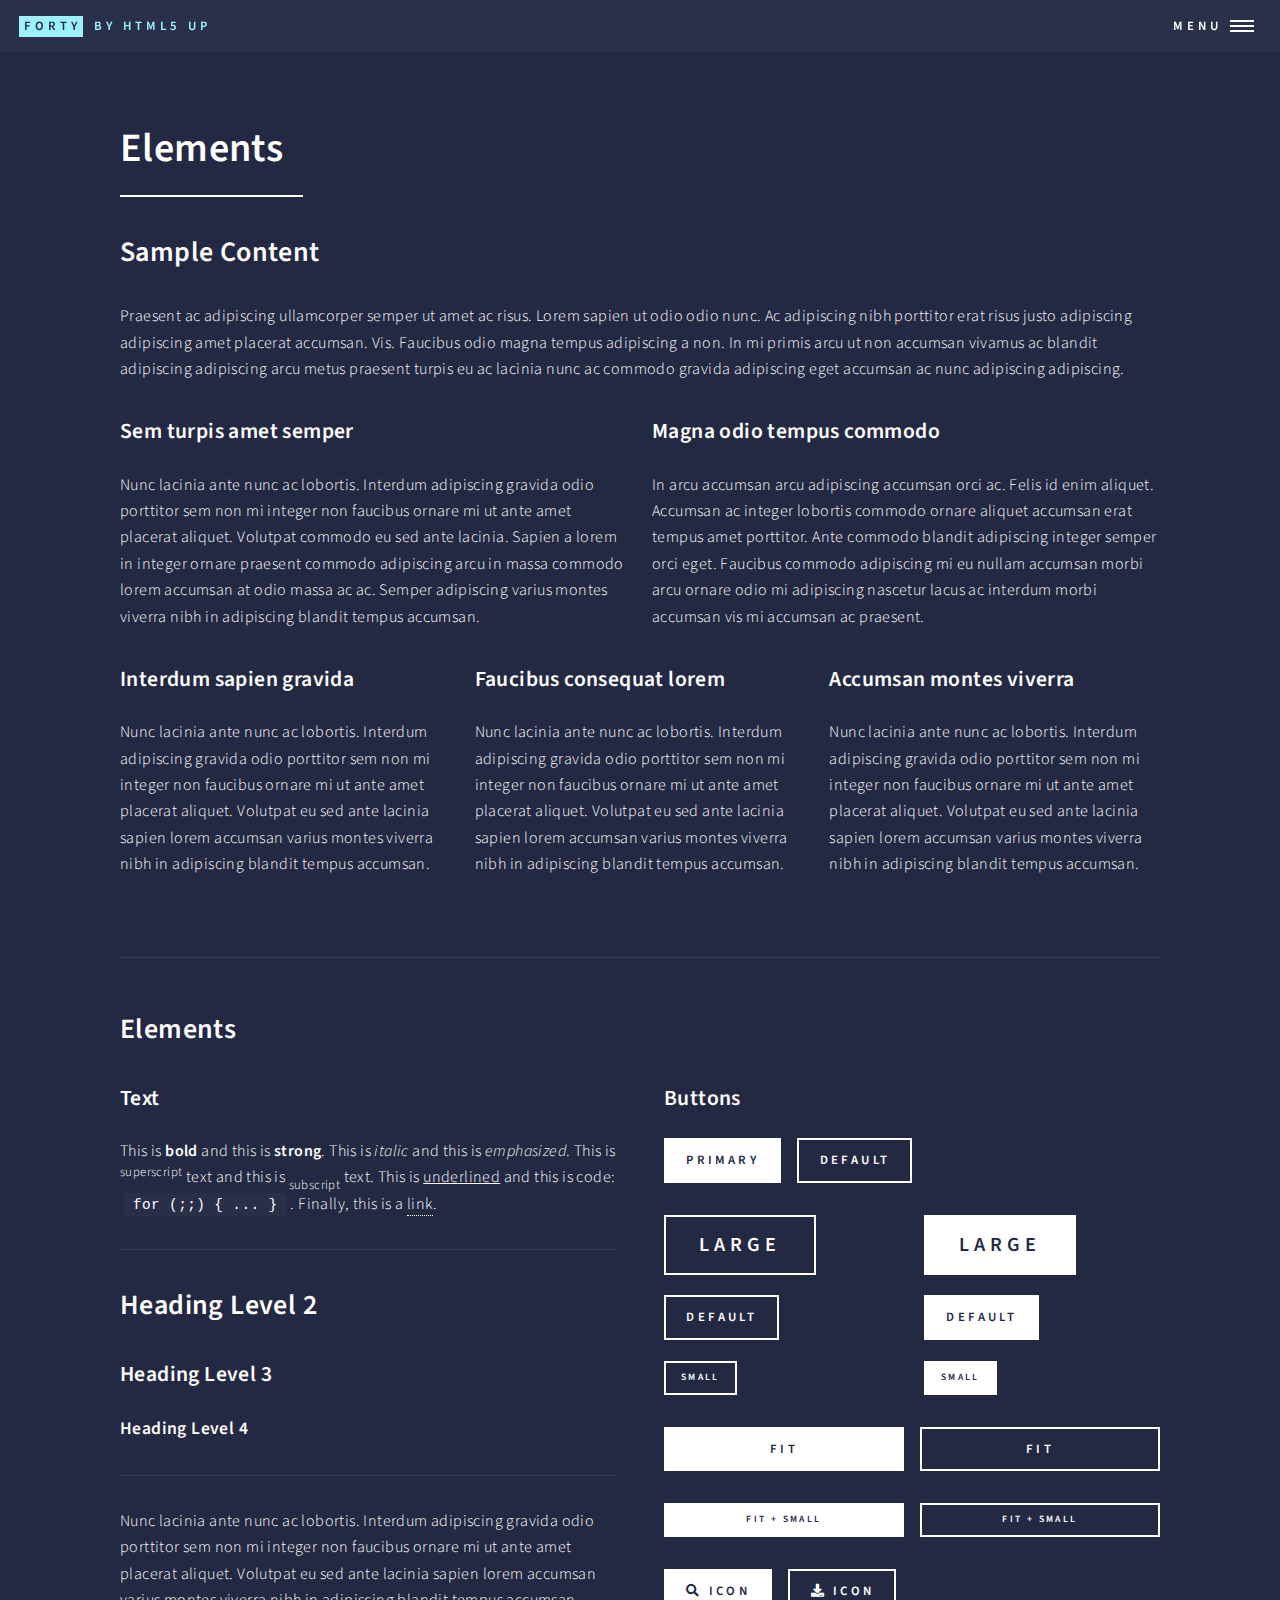
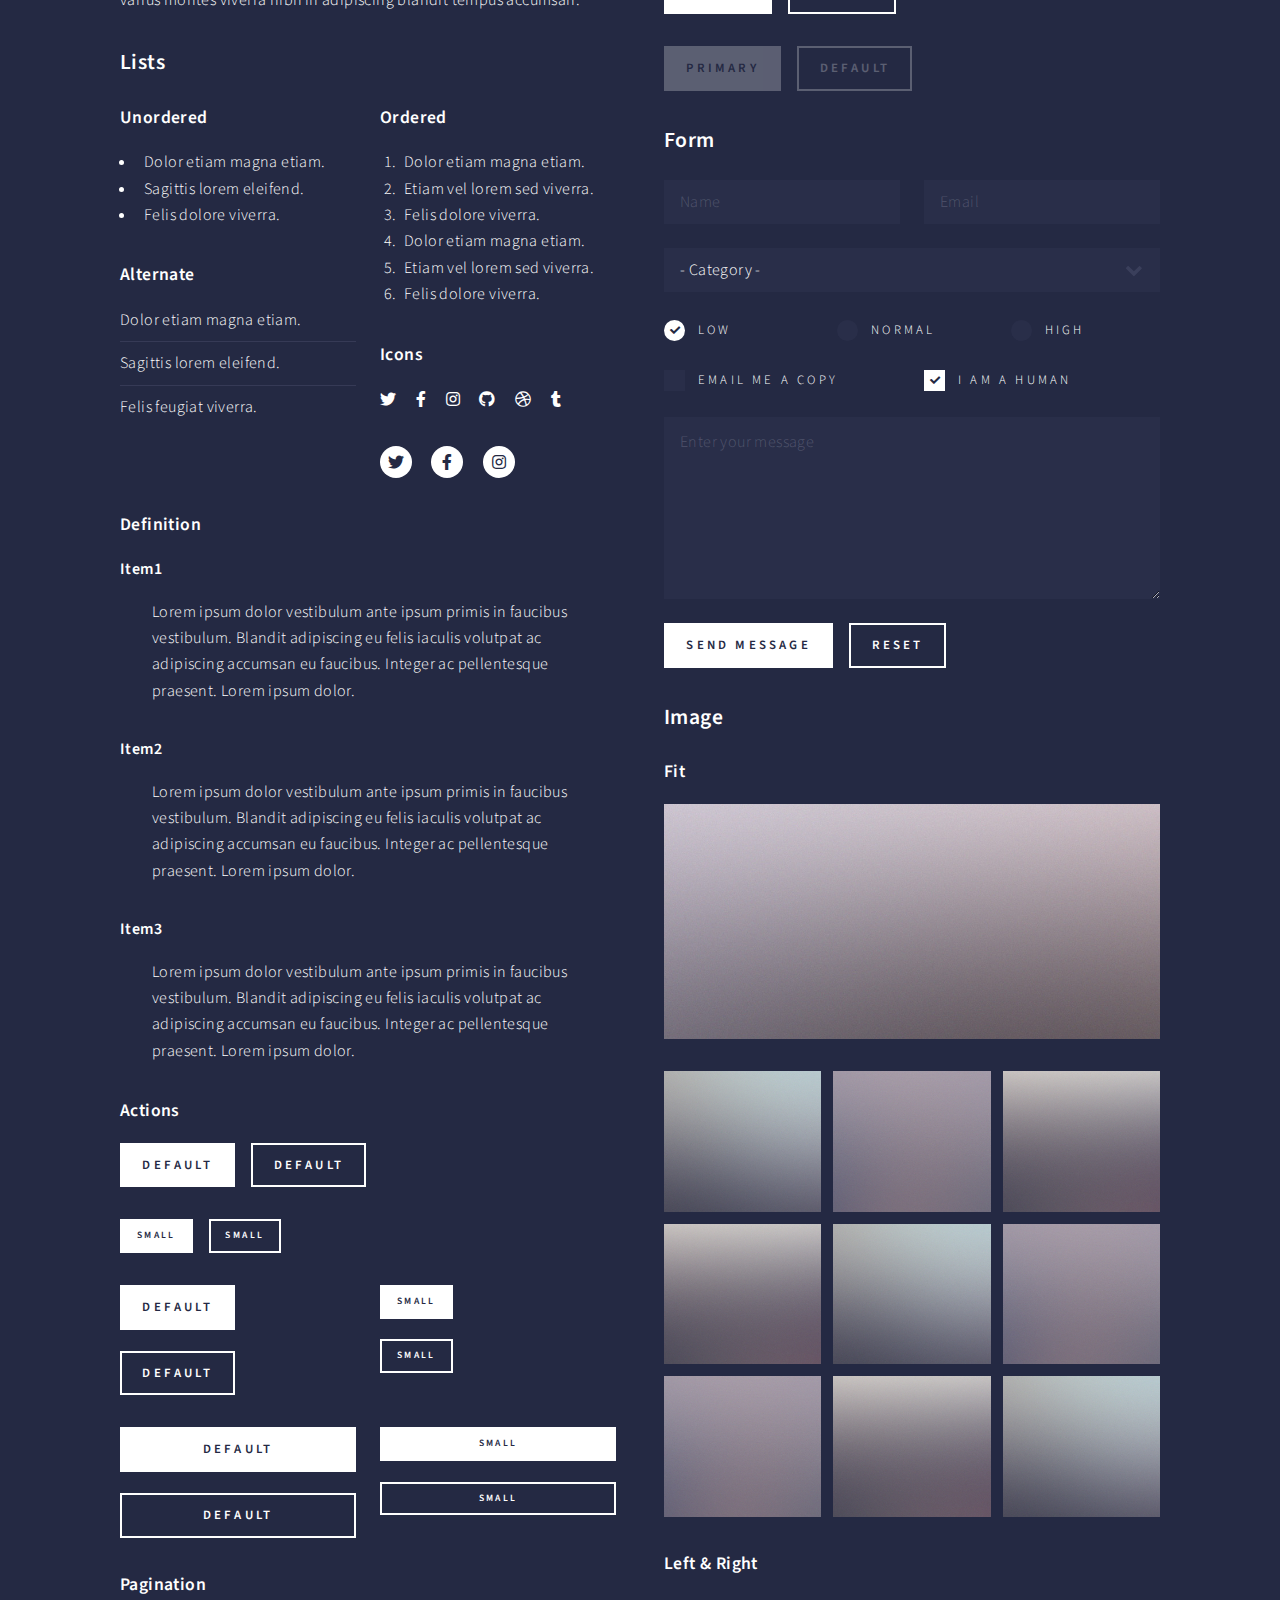
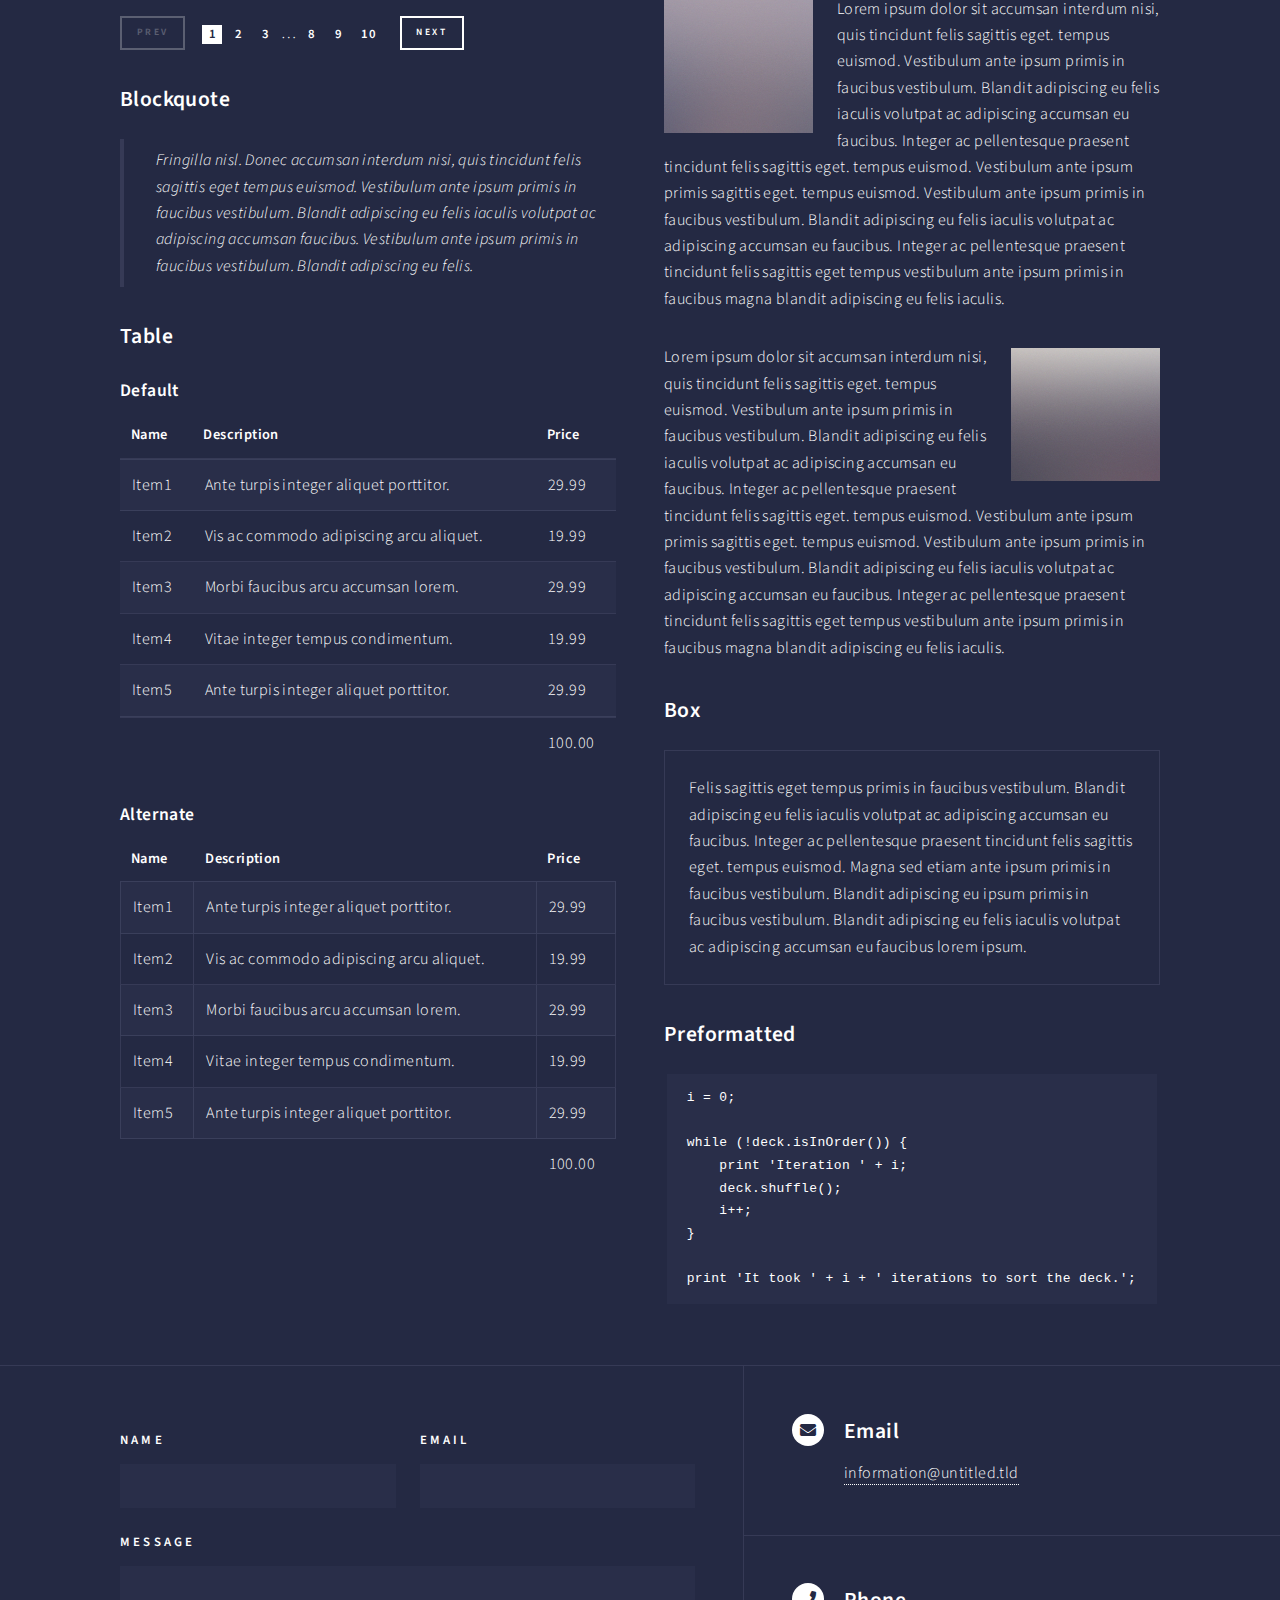
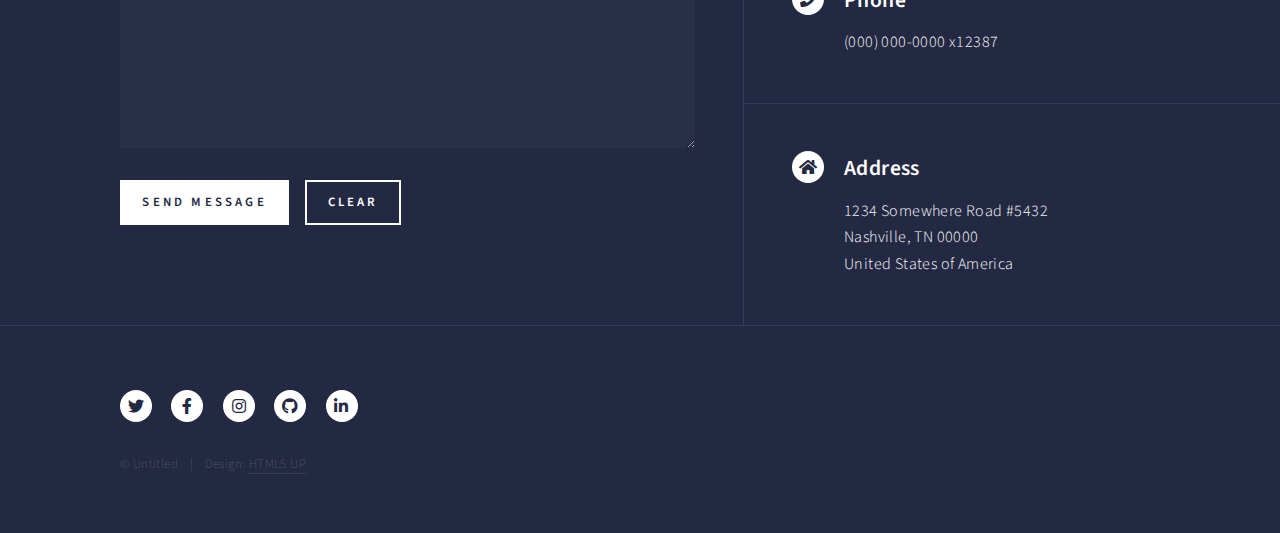
<file: elements.html>
<!DOCTYPE HTML>
<!--
	Forty by HTML5 UP
	html5up.net | @ajlkn
	Free for personal and commercial use under the CCA 3.0 license (html5up.net/license)
-->
<html>
	<head>
		<title>Elements - Forty by HTML5 UP</title>
		<meta charset="utf-8" />
		<meta name="viewport" content="width=device-width, initial-scale=1, user-scalable=no" />
		<link rel="stylesheet" href="assets/css/main.css" />
		<noscript><link rel="stylesheet" href="assets/css/noscript.css" /></noscript>
	</head>
	<body class="is-preload">

		<!-- Wrapper -->
			<div id="wrapper">

				<!-- Header -->
					<header id="header">
						<a href="index.html" class="logo"><strong>Forty</strong> <span>by HTML5 UP</span></a>
						<nav>
							<a href="#menu">Menu</a>
						</nav>
					</header>

				<!-- Menu -->
					<nav id="menu">
						<ul class="links">
							<li><a href="index.html">Home</a></li>
							<li><a href="landing.html">Landing</a></li>
							<li><a href="generic.html">Generic</a></li>
							<li><a href="elements.html">Elements</a></li>
						</ul>
						<ul class="actions stacked">
							<li><a href="#" class="button primary fit">Get Started</a></li>
							<li><a href="#" class="button fit">Log In</a></li>
						</ul>
					</nav>

				<!-- Main -->
					<div id="main" class="alt">

						<!-- One -->
							<section id="one">
								<div class="inner">
									<header class="major">
										<h1>Elements</h1>
									</header>

									<!-- Content -->
										<h2 id="content">Sample Content</h2>
										<p>Praesent ac adipiscing ullamcorper semper ut amet ac risus. Lorem sapien ut odio odio nunc. Ac adipiscing nibh porttitor erat risus justo adipiscing adipiscing amet placerat accumsan. Vis. Faucibus odio magna tempus adipiscing a non. In mi primis arcu ut non accumsan vivamus ac blandit adipiscing adipiscing arcu metus praesent turpis eu ac lacinia nunc ac commodo gravida adipiscing eget accumsan ac nunc adipiscing adipiscing.</p>
										<div class="row">
											<div class="col-6 col-12-small">
												<h3>Sem turpis amet semper</h3>
												<p>Nunc lacinia ante nunc ac lobortis. Interdum adipiscing gravida odio porttitor sem non mi integer non faucibus ornare mi ut ante amet placerat aliquet. Volutpat commodo eu sed ante lacinia. Sapien a lorem in integer ornare praesent commodo adipiscing arcu in massa commodo lorem accumsan at odio massa ac ac. Semper adipiscing varius montes viverra nibh in adipiscing blandit tempus accumsan.</p>
											</div>
											<div class="col-6 col-12-small">
												<h3>Magna odio tempus commodo</h3>
												<p>In arcu accumsan arcu adipiscing accumsan orci ac. Felis id enim aliquet. Accumsan ac integer lobortis commodo ornare aliquet accumsan erat tempus amet porttitor. Ante commodo blandit adipiscing integer semper orci eget. Faucibus commodo adipiscing mi eu nullam accumsan morbi arcu ornare odio mi adipiscing nascetur lacus ac interdum morbi accumsan vis mi accumsan ac praesent.</p>
											</div>
											<!-- Break -->
											<div class="col-4 col-12-medium">
												<h3>Interdum sapien gravida</h3>
												<p>Nunc lacinia ante nunc ac lobortis. Interdum adipiscing gravida odio porttitor sem non mi integer non faucibus ornare mi ut ante amet placerat aliquet. Volutpat eu sed ante lacinia sapien lorem accumsan varius montes viverra nibh in adipiscing blandit tempus accumsan.</p>
											</div>
											<div class="col-4 col-12-medium">
												<h3>Faucibus consequat lorem</h3>
												<p>Nunc lacinia ante nunc ac lobortis. Interdum adipiscing gravida odio porttitor sem non mi integer non faucibus ornare mi ut ante amet placerat aliquet. Volutpat eu sed ante lacinia sapien lorem accumsan varius montes viverra nibh in adipiscing blandit tempus accumsan.</p>
											</div>
											<div class="col-4 col-12-medium">
												<h3>Accumsan montes viverra</h3>
												<p>Nunc lacinia ante nunc ac lobortis. Interdum adipiscing gravida odio porttitor sem non mi integer non faucibus ornare mi ut ante amet placerat aliquet. Volutpat eu sed ante lacinia sapien lorem accumsan varius montes viverra nibh in adipiscing blandit tempus accumsan.</p>
											</div>
										</div>

									<hr class="major" />

									<!-- Elements -->
										<h2 id="elements">Elements</h2>
										<div class="row gtr-200">
											<div class="col-6 col-12-medium">

												<!-- Text stuff -->
													<h3>Text</h3>
													<p>This is <b>bold</b> and this is <strong>strong</strong>. This is <i>italic</i> and this is <em>emphasized</em>.
													This is <sup>superscript</sup> text and this is <sub>subscript</sub> text.
													This is <u>underlined</u> and this is code: <code>for (;;) { ... }</code>.
													Finally, this is a <a href="#">link</a>.</p>
													<hr />
													<h2>Heading Level 2</h2>
													<h3>Heading Level 3</h3>
													<h4>Heading Level 4</h4>
													<hr />
													<p>Nunc lacinia ante nunc ac lobortis. Interdum adipiscing gravida odio porttitor sem non mi integer non faucibus ornare mi ut ante amet placerat aliquet. Volutpat eu sed ante lacinia sapien lorem accumsan varius montes viverra nibh in adipiscing blandit tempus accumsan.</p>

												<!-- Lists -->
													<h3>Lists</h3>
													<div class="row">
														<div class="col-6 col-12-small">

															<h4>Unordered</h4>
															<ul>
																<li>Dolor etiam magna etiam.</li>
																<li>Sagittis lorem eleifend.</li>
																<li>Felis dolore viverra.</li>
															</ul>

															<h4>Alternate</h4>
															<ul class="alt">
																<li>Dolor etiam magna etiam.</li>
																<li>Sagittis lorem eleifend.</li>
																<li>Felis feugiat viverra.</li>
															</ul>

														</div>
														<div class="col-6 col-12-small">

															<h4>Ordered</h4>
															<ol>
																<li>Dolor etiam magna etiam.</li>
																<li>Etiam vel lorem sed viverra.</li>
																<li>Felis dolore viverra.</li>
																<li>Dolor etiam magna etiam.</li>
																<li>Etiam vel lorem sed viverra.</li>
																<li>Felis dolore viverra.</li>
															</ol>

															<h4>Icons</h4>
															<ul class="icons">
																<li><a href="#" class="icon brands fa-twitter"><span class="label">Twitter</span></a></li>
																<li><a href="#" class="icon brands fa-facebook-f"><span class="label">Facebook</span></a></li>
																<li><a href="#" class="icon brands fa-instagram"><span class="label">Instagram</span></a></li>
																<li><a href="#" class="icon brands fa-github"><span class="label">Github</span></a></li>
																<li><a href="#" class="icon brands fa-dribbble"><span class="label">Dribbble</span></a></li>
																<li><a href="#" class="icon brands fa-tumblr"><span class="label">Tumblr</span></a></li>
															</ul>
															<ul class="icons">
																<li><a href="#" class="icon brands alt fa-twitter"><span class="label">Twitter</span></a></li>
																<li><a href="#" class="icon brands alt fa-facebook-f"><span class="label">Facebook</span></a></li>
																<li><a href="#" class="icon brands alt fa-instagram"><span class="label">Instagram</span></a></li>
															</ul>

														</div>
													</div>
													<h4>Definition</h4>
													<dl>
														<dt>Item1</dt>
														<dd>
															<p>Lorem ipsum dolor vestibulum ante ipsum primis in faucibus vestibulum. Blandit adipiscing eu felis iaculis volutpat ac adipiscing accumsan eu faucibus. Integer ac pellentesque praesent. Lorem ipsum dolor.</p>
														</dd>
														<dt>Item2</dt>
														<dd>
															<p>Lorem ipsum dolor vestibulum ante ipsum primis in faucibus vestibulum. Blandit adipiscing eu felis iaculis volutpat ac adipiscing accumsan eu faucibus. Integer ac pellentesque praesent. Lorem ipsum dolor.</p>
														</dd>
														<dt>Item3</dt>
														<dd>
															<p>Lorem ipsum dolor vestibulum ante ipsum primis in faucibus vestibulum. Blandit adipiscing eu felis iaculis volutpat ac adipiscing accumsan eu faucibus. Integer ac pellentesque praesent. Lorem ipsum dolor.</p>
														</dd>
													</dl>

													<h4>Actions</h4>
													<ul class="actions">
														<li><a href="#" class="button primary">Default</a></li>
														<li><a href="#" class="button">Default</a></li>
													</ul>
													<ul class="actions small">
														<li><a href="#" class="button primary small">Small</a></li>
														<li><a href="#" class="button small">Small</a></li>
													</ul>
													<div class="row">
														<div class="col-6 col-12-small">
															<ul class="actions stacked">
																<li><a href="#" class="button primary">Default</a></li>
																<li><a href="#" class="button">Default</a></li>
															</ul>
														</div>
														<div class="col-6 col-12-small">
															<ul class="actions stacked">
																<li><a href="#" class="button primary small">Small</a></li>
																<li><a href="#" class="button small">Small</a></li>
															</ul>
														</div>
														<div class="col-6 col-12-small">
															<ul class="actions stacked">
																<li><a href="#" class="button primary fit">Default</a></li>
																<li><a href="#" class="button fit">Default</a></li>
															</ul>
														</div>
														<div class="col-6 col-12-small">
															<ul class="actions stacked">
																<li><a href="#" class="button primary small fit">Small</a></li>
																<li><a href="#" class="button small fit">Small</a></li>
															</ul>
														</div>
													</div>

													<h4>Pagination</h4>
													<ul class="pagination">
														<li><span class="button small disabled">Prev</span></li>
														<li><a href="#" class="page active">1</a></li>
														<li><a href="#" class="page">2</a></li>
														<li><a href="#" class="page">3</a></li>
														<li><span>&hellip;</span></li>
														<li><a href="#" class="page">8</a></li>
														<li><a href="#" class="page">9</a></li>
														<li><a href="#" class="page">10</a></li>
														<li><a href="#" class="button small">Next</a></li>
													</ul>

												<!-- Blockquote -->
													<h3>Blockquote</h3>
													<blockquote>Fringilla nisl. Donec accumsan interdum nisi, quis tincidunt felis sagittis eget tempus euismod. Vestibulum ante ipsum primis in faucibus vestibulum. Blandit adipiscing eu felis iaculis volutpat ac adipiscing accumsan faucibus. Vestibulum ante ipsum primis in faucibus vestibulum. Blandit adipiscing eu felis.</blockquote>

												<!-- Table -->
													<h3>Table</h3>

													<h4>Default</h4>
													<div class="table-wrapper">
														<table>
															<thead>
																<tr>
																	<th>Name</th>
																	<th>Description</th>
																	<th>Price</th>
																</tr>
															</thead>
															<tbody>
																<tr>
																	<td>Item1</td>
																	<td>Ante turpis integer aliquet porttitor.</td>
																	<td>29.99</td>
																</tr>
																<tr>
																	<td>Item2</td>
																	<td>Vis ac commodo adipiscing arcu aliquet.</td>
																	<td>19.99</td>
																</tr>
																<tr>
																	<td>Item3</td>
																	<td> Morbi faucibus arcu accumsan lorem.</td>
																	<td>29.99</td>
																</tr>
																<tr>
																	<td>Item4</td>
																	<td>Vitae integer tempus condimentum.</td>
																	<td>19.99</td>
																</tr>
																<tr>
																	<td>Item5</td>
																	<td>Ante turpis integer aliquet porttitor.</td>
																	<td>29.99</td>
																</tr>
															</tbody>
															<tfoot>
																<tr>
																	<td colspan="2"></td>
																	<td>100.00</td>
																</tr>
															</tfoot>
														</table>
													</div>

													<h4>Alternate</h4>
													<div class="table-wrapper">
														<table class="alt">
															<thead>
																<tr>
																	<th>Name</th>
																	<th>Description</th>
																	<th>Price</th>
																</tr>
															</thead>
															<tbody>
																<tr>
																	<td>Item1</td>
																	<td>Ante turpis integer aliquet porttitor.</td>
																	<td>29.99</td>
																</tr>
																<tr>
																	<td>Item2</td>
																	<td>Vis ac commodo adipiscing arcu aliquet.</td>
																	<td>19.99</td>
																</tr>
																<tr>
																	<td>Item3</td>
																	<td> Morbi faucibus arcu accumsan lorem.</td>
																	<td>29.99</td>
																</tr>
																<tr>
																	<td>Item4</td>
																	<td>Vitae integer tempus condimentum.</td>
																	<td>19.99</td>
																</tr>
																<tr>
																	<td>Item5</td>
																	<td>Ante turpis integer aliquet porttitor.</td>
																	<td>29.99</td>
																</tr>
															</tbody>
															<tfoot>
																<tr>
																	<td colspan="2"></td>
																	<td>100.00</td>
																</tr>
															</tfoot>
														</table>
													</div>

											</div>
											<div class="col-6 col-12-medium">

												<!-- Buttons -->
													<h3>Buttons</h3>
													<ul class="actions">
														<li><a href="#" class="button primary">Primary</a></li>
														<li><a href="#" class="button">Default</a></li>
													</ul>
													<div class="row">
														<div class="col-6 col-12-xsmall">
															<ul class="actions stacked">
																<li><a href="#" class="button large">Large</a></li>
																<li><a href="#" class="button">Default</a></li>
																<li><a href="#" class="button small">Small</a></li>
															</ul>
														</div>
														<div class="col-6 col-12-xsmall">
															<ul class="actions stacked">
																<li><a href="#" class="button primary large">Large</a></li>
																<li><a href="#" class="button primary">Default</a></li>
																<li><a href="#" class="button primary small">Small</a></li>
															</ul>
														</div>
													</div>
													<ul class="actions fit">
														<li><a href="#" class="button primary fit">Fit</a></li>
														<li><a href="#" class="button fit">Fit</a></li>
													</ul>
													<ul class="actions fit small">
														<li><a href="#" class="button primary fit small">Fit + Small</a></li>
														<li><a href="#" class="button fit small">Fit + Small</a></li>
													</ul>
													<ul class="actions">
														<li><a href="#" class="button primary icon solid fa-search">Icon</a></li>
														<li><a href="#" class="button icon solid fa-download">Icon</a></li>
													</ul>
													<ul class="actions">
														<li><span class="button primary disabled">Primary</span></li>
														<li><span class="button disabled">Default</span></li>
													</ul>

												<!-- Form -->
													<h3>Form</h3>

													<form method="post" action="#">
														<div class="row gtr-uniform">
															<div class="col-6 col-12-xsmall">
																<input type="text" name="demo-name" id="demo-name" value="" placeholder="Name" />
															</div>
															<div class="col-6 col-12-xsmall">
																<input type="email" name="demo-email" id="demo-email" value="" placeholder="Email" />
															</div>
															<!-- Break -->
															<div class="col-12">
																<select name="demo-category" id="demo-category">
																	<option value="">- Category -</option>
																	<option value="1">Manufacturing</option>
																	<option value="1">Shipping</option>
																	<option value="1">Administration</option>
																	<option value="1">Human Resources</option>
																</select>
															</div>
															<!-- Break -->
															<div class="col-4 col-12-small">
																<input type="radio" id="demo-priority-low" name="demo-priority" checked>
																<label for="demo-priority-low">Low</label>
															</div>
															<div class="col-4 col-12-small">
																<input type="radio" id="demo-priority-normal" name="demo-priority">
																<label for="demo-priority-normal">Normal</label>
															</div>
															<div class="col-4 col-12-small">
																<input type="radio" id="demo-priority-high" name="demo-priority">
																<label for="demo-priority-high">High</label>
															</div>
															<!-- Break -->
															<div class="col-6 col-12-small">
																<input type="checkbox" id="demo-copy" name="demo-copy">
																<label for="demo-copy">Email me a copy</label>
															</div>
															<div class="col-6 col-12-small">
																<input type="checkbox" id="demo-human" name="demo-human" checked>
																<label for="demo-human">I am a human</label>
															</div>
															<!-- Break -->
															<div class="col-12">
																<textarea name="demo-message" id="demo-message" placeholder="Enter your message" rows="6"></textarea>
															</div>
															<!-- Break -->
															<div class="col-12">
																<ul class="actions">
																	<li><input type="submit" value="Send Message" class="primary" /></li>
																	<li><input type="reset" value="Reset" /></li>
																</ul>
															</div>
														</div>
													</form>

												<!-- Image -->
													<h3>Image</h3>

													<h4>Fit</h4>
													<span class="image fit"><img src="images/pic03.jpg" alt="" /></span>
													<div class="box alt">
														<div class="row gtr-50 gtr-uniform">
															<div class="col-4"><span class="image fit"><img src="images/pic08.jpg" alt="" /></span></div>
															<div class="col-4"><span class="image fit"><img src="images/pic09.jpg" alt="" /></span></div>
															<div class="col-4"><span class="image fit"><img src="images/pic10.jpg" alt="" /></span></div>
															<!-- Break -->
															<div class="col-4"><span class="image fit"><img src="images/pic10.jpg" alt="" /></span></div>
															<div class="col-4"><span class="image fit"><img src="images/pic08.jpg" alt="" /></span></div>
															<div class="col-4"><span class="image fit"><img src="images/pic09.jpg" alt="" /></span></div>
															<!-- Break -->
															<div class="col-4"><span class="image fit"><img src="images/pic09.jpg" alt="" /></span></div>
															<div class="col-4"><span class="image fit"><img src="images/pic10.jpg" alt="" /></span></div>
															<div class="col-4"><span class="image fit"><img src="images/pic08.jpg" alt="" /></span></div>
														</div>
													</div>

													<h4>Left &amp; Right</h4>
													<p><span class="image left"><img src="images/pic09.jpg" alt="" /></span>Lorem ipsum dolor sit accumsan interdum nisi, quis tincidunt felis sagittis eget. tempus euismod. Vestibulum ante ipsum primis in faucibus vestibulum. Blandit adipiscing eu felis iaculis volutpat ac adipiscing accumsan eu faucibus. Integer ac pellentesque praesent tincidunt felis sagittis eget. tempus euismod. Vestibulum ante ipsum primis sagittis eget. tempus euismod. Vestibulum ante ipsum primis in faucibus vestibulum. Blandit adipiscing eu felis iaculis volutpat ac adipiscing accumsan eu faucibus. Integer ac pellentesque praesent tincidunt felis sagittis eget tempus vestibulum ante ipsum primis in faucibus magna blandit adipiscing eu felis iaculis.</p>
													<p><span class="image right"><img src="images/pic10.jpg" alt="" /></span>Lorem ipsum dolor sit accumsan interdum nisi, quis tincidunt felis sagittis eget. tempus euismod. Vestibulum ante ipsum primis in faucibus vestibulum. Blandit adipiscing eu felis iaculis volutpat ac adipiscing accumsan eu faucibus. Integer ac pellentesque praesent tincidunt felis sagittis eget. tempus euismod. Vestibulum ante ipsum primis sagittis eget. tempus euismod. Vestibulum ante ipsum primis in faucibus vestibulum. Blandit adipiscing eu felis iaculis volutpat ac adipiscing accumsan eu faucibus. Integer ac pellentesque praesent tincidunt felis sagittis eget tempus vestibulum ante ipsum primis in faucibus magna blandit adipiscing eu felis iaculis.</p>

												<!-- Box -->
													<h3>Box</h3>
													<div class="box">
														<p>Felis sagittis eget tempus primis in faucibus vestibulum. Blandit adipiscing eu felis iaculis volutpat ac adipiscing accumsan eu faucibus. Integer ac pellentesque praesent tincidunt felis sagittis eget. tempus euismod. Magna sed etiam ante ipsum primis in faucibus vestibulum. Blandit adipiscing eu ipsum primis in faucibus vestibulum. Blandit adipiscing eu felis iaculis volutpat ac adipiscing accumsan eu faucibus lorem ipsum.</p>
													</div>

												<!-- Preformatted Code -->
													<h3>Preformatted</h3>
													<pre><code>i = 0;

while (!deck.isInOrder()) {
    print 'Iteration ' + i;
    deck.shuffle();
    i++;
}

print 'It took ' + i + ' iterations to sort the deck.';
</code></pre>

											</div>
										</div>

								</div>
							</section>

					</div>

				<!-- Contact -->
					<section id="contact">
						<div class="inner">
							<section>
								<form method="post" action="#">
									<div class="fields">
										<div class="field half">
											<label for="name">Name</label>
											<input type="text" name="name" id="name" />
										</div>
										<div class="field half">
											<label for="email">Email</label>
											<input type="text" name="email" id="email" />
										</div>
										<div class="field">
											<label for="message">Message</label>
											<textarea name="message" id="message" rows="6"></textarea>
										</div>
									</div>
									<ul class="actions">
										<li><input type="submit" value="Send Message" class="primary" /></li>
										<li><input type="reset" value="Clear" /></li>
									</ul>
								</form>
							</section>
							<section class="split">
								<section>
									<div class="contact-method">
										<span class="icon solid alt fa-envelope"></span>
										<h3>Email</h3>
										<a href="#">information@untitled.tld</a>
									</div>
								</section>
								<section>
									<div class="contact-method">
										<span class="icon solid alt fa-phone"></span>
										<h3>Phone</h3>
										<span>(000) 000-0000 x12387</span>
									</div>
								</section>
								<section>
									<div class="contact-method">
										<span class="icon solid alt fa-home"></span>
										<h3>Address</h3>
										<span>1234 Somewhere Road #5432<br />
										Nashville, TN 00000<br />
										United States of America</span>
									</div>
								</section>
							</section>
						</div>
					</section>

				<!-- Footer -->
					<footer id="footer">
						<div class="inner">
							<ul class="icons">
								<li><a href="#" class="icon brands alt fa-twitter"><span class="label">Twitter</span></a></li>
								<li><a href="#" class="icon brands alt fa-facebook-f"><span class="label">Facebook</span></a></li>
								<li><a href="#" class="icon brands alt fa-instagram"><span class="label">Instagram</span></a></li>
								<li><a href="#" class="icon brands alt fa-github"><span class="label">GitHub</span></a></li>
								<li><a href="#" class="icon brands alt fa-linkedin-in"><span class="label">LinkedIn</span></a></li>
							</ul>
							<ul class="copyright">
								<li>&copy; Untitled</li><li>Design: <a href="https://html5up.net">HTML5 UP</a></li>
							</ul>
						</div>
					</footer>

			</div>

		<!-- Scripts -->
			<script src="assets/js/jquery.min.js"></script>
			<script src="assets/js/jquery.scrolly.min.js"></script>
			<script src="assets/js/jquery.scrollex.min.js"></script>
			<script src="assets/js/browser.min.js"></script>
			<script src="assets/js/breakpoints.min.js"></script>
			<script src="assets/js/util.js"></script>
			<script src="assets/js/main.js"></script>

	</body>
</html>
</file>
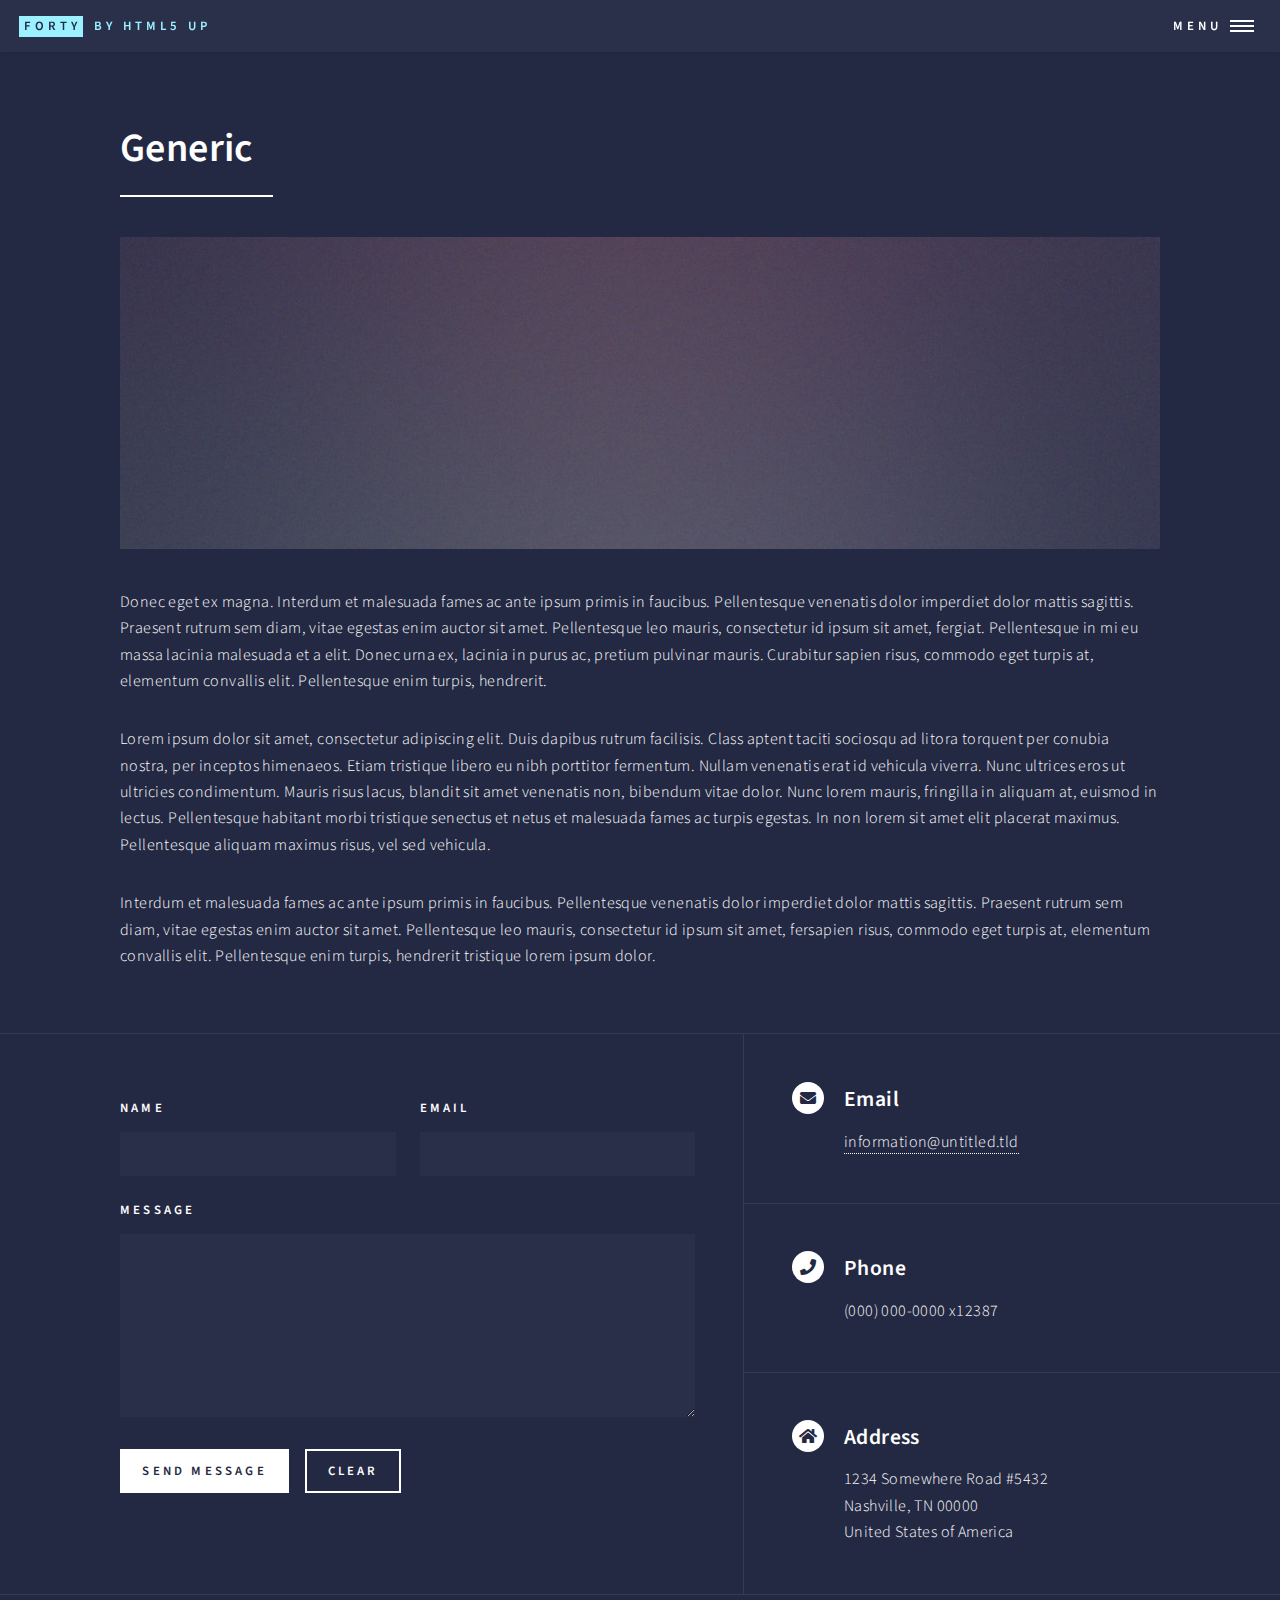
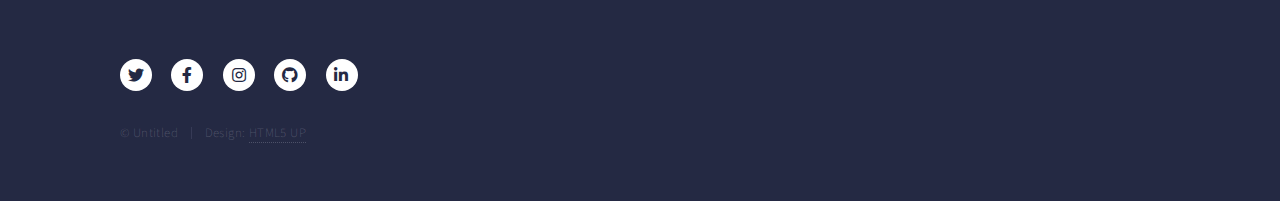
<file: generic.html>
<!DOCTYPE HTML>
<!--
	Forty by HTML5 UP
	html5up.net | @ajlkn
	Free for personal and commercial use under the CCA 3.0 license (html5up.net/license)
-->
<html>
	<head>
		<title>Generic - Forty by HTML5 UP</title>
		<meta charset="utf-8" />
		<meta name="viewport" content="width=device-width, initial-scale=1, user-scalable=no" />
		<link rel="stylesheet" href="assets/css/main.css" />
		<noscript><link rel="stylesheet" href="assets/css/noscript.css" /></noscript>
	</head>
	<body class="is-preload">

		<!-- Wrapper -->
			<div id="wrapper">

				<!-- Header -->
					<header id="header">
						<a href="index.html" class="logo"><strong>Forty</strong> <span>by HTML5 UP</span></a>
						<nav>
							<a href="#menu">Menu</a>
						</nav>
					</header>

				<!-- Menu -->
				<nav id="menu">
					<ul class="links">
						<li><a href="home.html">Home</a></li>
						<li><a href="tritonracing.html">Triton Racing</a></li>
						<li><a href="Research.html">Research</a></li>
						<li><a href="Nano3.html">Nano3</a></li>
						<li><a href="mae170.html">MAE 170</a></li>
						<li><a href="mae3.html">MAE 3</a></li>
						<li><a href="mae152.html">MAE 152</a></li>
				</nav>

				<!-- Main -->
					<div id="main" class="alt">

						<!-- One -->
							<section id="one">
								<div class="inner">
									<header class="major">
										<h1>Generic</h1>
									</header>
									<span class="image main"><img src="images/pic11.jpg" alt="" /></span>
									<p>Donec eget ex magna. Interdum et malesuada fames ac ante ipsum primis in faucibus. Pellentesque venenatis dolor imperdiet dolor mattis sagittis. Praesent rutrum sem diam, vitae egestas enim auctor sit amet. Pellentesque leo mauris, consectetur id ipsum sit amet, fergiat. Pellentesque in mi eu massa lacinia malesuada et a elit. Donec urna ex, lacinia in purus ac, pretium pulvinar mauris. Curabitur sapien risus, commodo eget turpis at, elementum convallis elit. Pellentesque enim turpis, hendrerit.</p>
									<p>Lorem ipsum dolor sit amet, consectetur adipiscing elit. Duis dapibus rutrum facilisis. Class aptent taciti sociosqu ad litora torquent per conubia nostra, per inceptos himenaeos. Etiam tristique libero eu nibh porttitor fermentum. Nullam venenatis erat id vehicula viverra. Nunc ultrices eros ut ultricies condimentum. Mauris risus lacus, blandit sit amet venenatis non, bibendum vitae dolor. Nunc lorem mauris, fringilla in aliquam at, euismod in lectus. Pellentesque habitant morbi tristique senectus et netus et malesuada fames ac turpis egestas. In non lorem sit amet elit placerat maximus. Pellentesque aliquam maximus risus, vel sed vehicula.</p>
									<p>Interdum et malesuada fames ac ante ipsum primis in faucibus. Pellentesque venenatis dolor imperdiet dolor mattis sagittis. Praesent rutrum sem diam, vitae egestas enim auctor sit amet. Pellentesque leo mauris, consectetur id ipsum sit amet, fersapien risus, commodo eget turpis at, elementum convallis elit. Pellentesque enim turpis, hendrerit tristique lorem ipsum dolor.</p>
								</div>
							</section>

					</div>

				<!-- Contact -->
					<section id="contact">
						<div class="inner">
							<section>
								<form method="post" action="#">
									<div class="fields">
										<div class="field half">
											<label for="name">Name</label>
											<input type="text" name="name" id="name" />
										</div>
										<div class="field half">
											<label for="email">Email</label>
											<input type="text" name="email" id="email" />
										</div>
										<div class="field">
											<label for="message">Message</label>
											<textarea name="message" id="message" rows="6"></textarea>
										</div>
									</div>
									<ul class="actions">
										<li><input type="submit" value="Send Message" class="primary" /></li>
										<li><input type="reset" value="Clear" /></li>
									</ul>
								</form>
							</section>
							<section class="split">
								<section>
									<div class="contact-method">
										<span class="icon solid alt fa-envelope"></span>
										<h3>Email</h3>
										<a href="#">information@untitled.tld</a>
									</div>
								</section>
								<section>
									<div class="contact-method">
										<span class="icon solid alt fa-phone"></span>
										<h3>Phone</h3>
										<span>(000) 000-0000 x12387</span>
									</div>
								</section>
								<section>
									<div class="contact-method">
										<span class="icon solid alt fa-home"></span>
										<h3>Address</h3>
										<span>1234 Somewhere Road #5432<br />
										Nashville, TN 00000<br />
										United States of America</span>
									</div>
								</section>
							</section>
						</div>
					</section>

				<!-- Footer -->
					<footer id="footer">
						<div class="inner">
							<ul class="icons">
								<li><a href="#" class="icon brands alt fa-twitter"><span class="label">Twitter</span></a></li>
								<li><a href="#" class="icon brands alt fa-facebook-f"><span class="label">Facebook</span></a></li>
								<li><a href="#" class="icon brands alt fa-instagram"><span class="label">Instagram</span></a></li>
								<li><a href="#" class="icon brands alt fa-github"><span class="label">GitHub</span></a></li>
								<li><a href="#" class="icon brands alt fa-linkedin-in"><span class="label">LinkedIn</span></a></li>
							</ul>
							<ul class="copyright">
								<li>&copy; Untitled</li><li>Design: <a href="https://html5up.net">HTML5 UP</a></li>
							</ul>
						</div>
					</footer>

			</div>

		<!-- Scripts -->
			<script src="assets/js/jquery.min.js"></script>
			<script src="assets/js/jquery.scrolly.min.js"></script>
			<script src="assets/js/jquery.scrollex.min.js"></script>
			<script src="assets/js/browser.min.js"></script>
			<script src="assets/js/breakpoints.min.js"></script>
			<script src="assets/js/util.js"></script>
			<script src="assets/js/main.js"></script>

	</body>
</html>
</file>
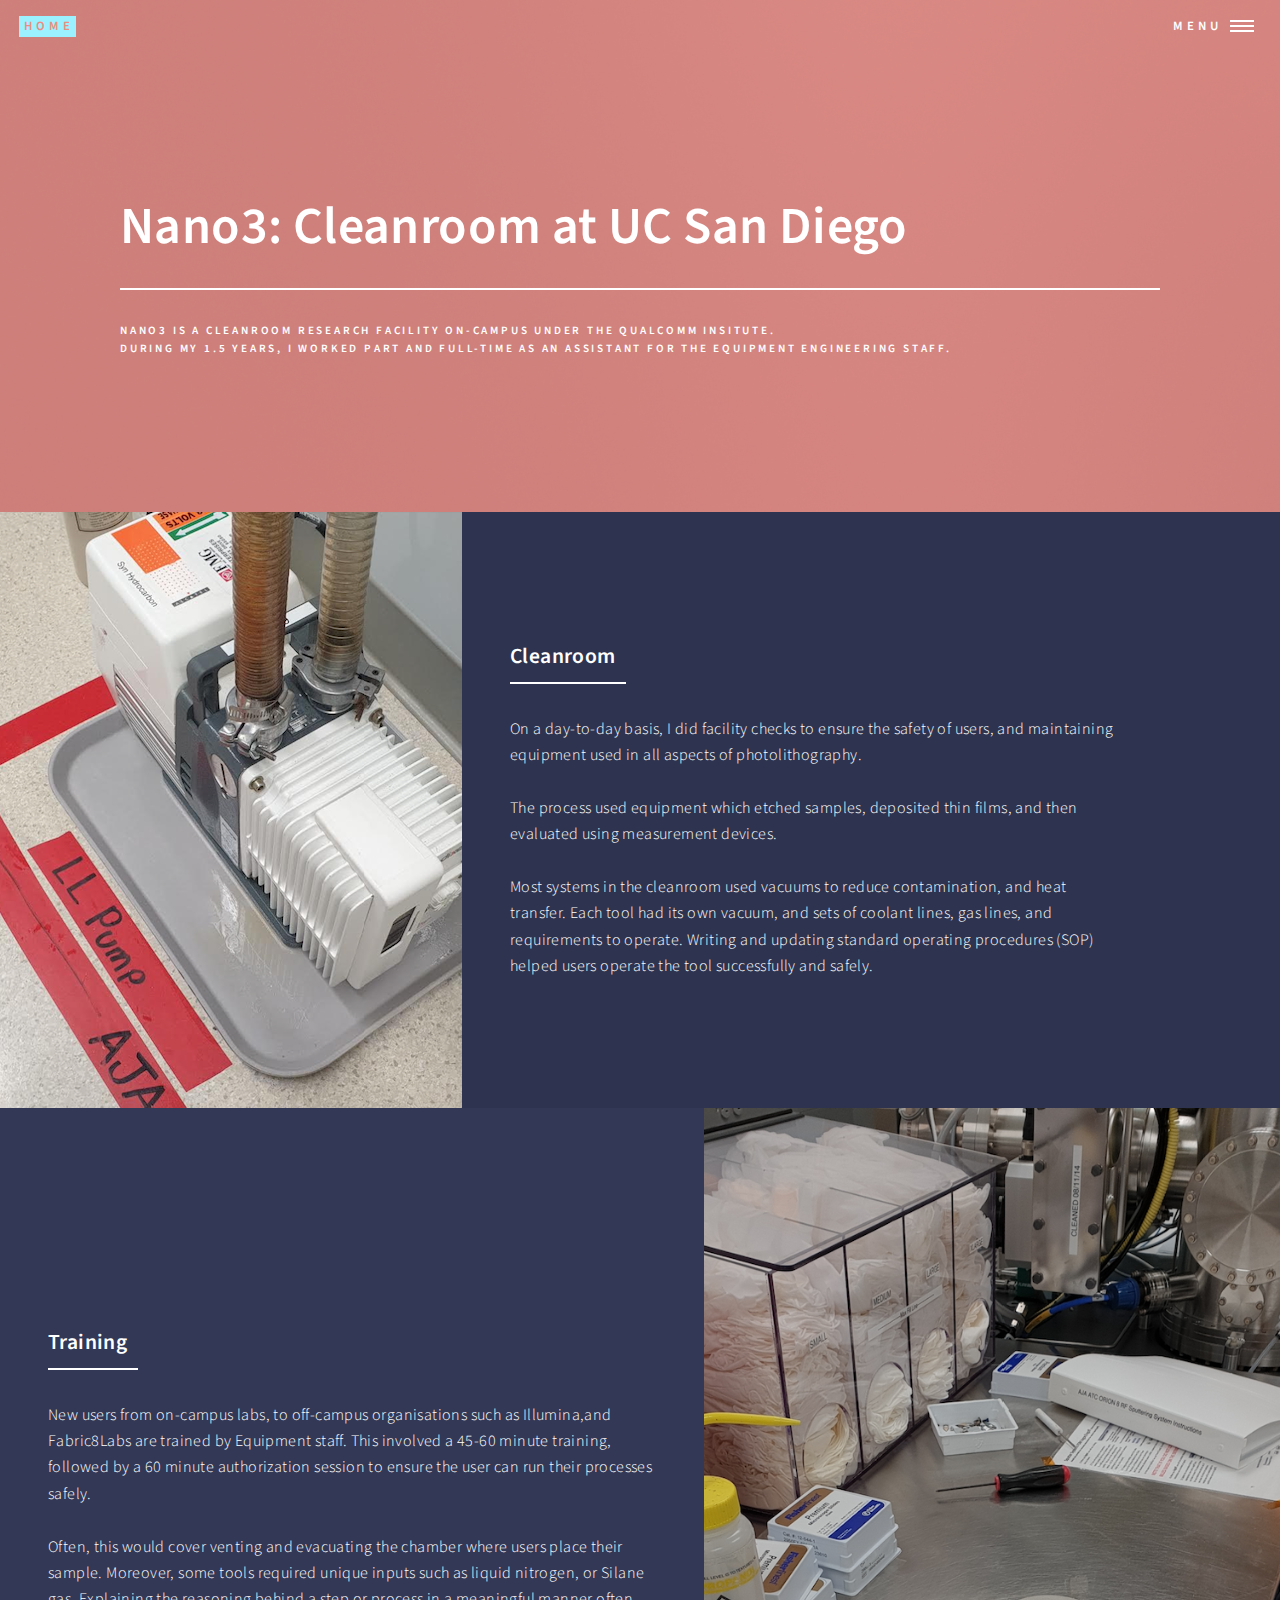
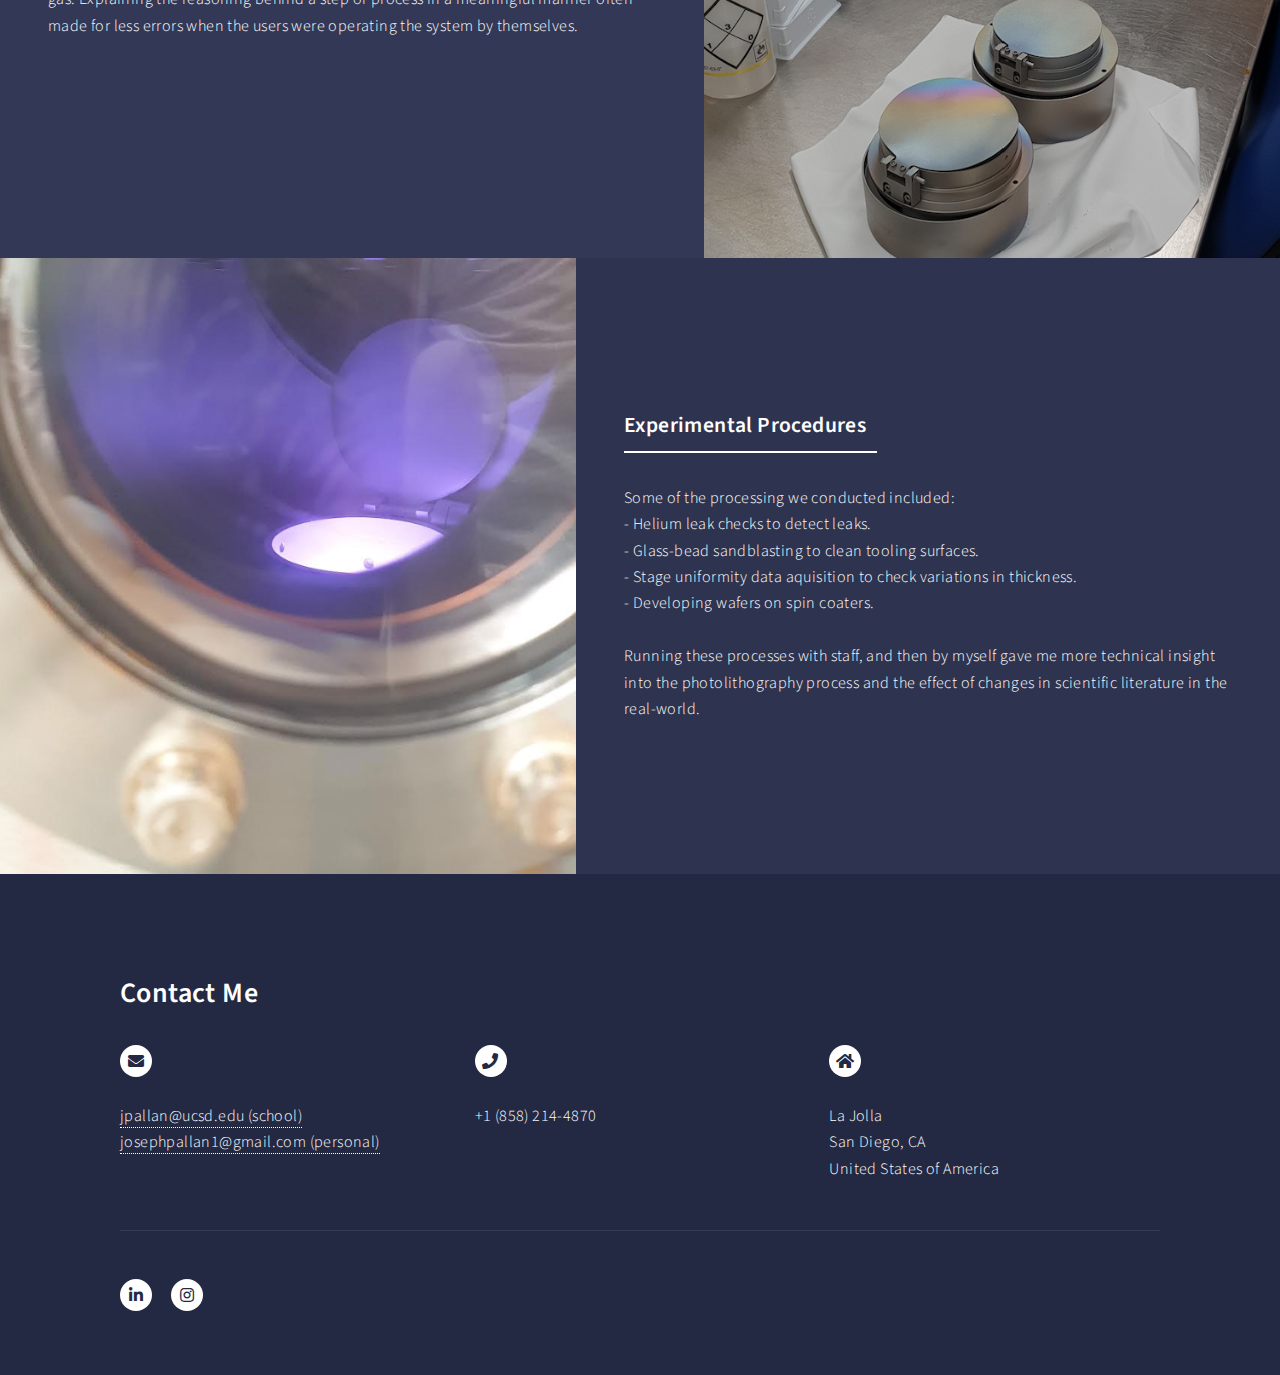
<file: Nano3.html>
<!DOCTYPE HTML>
<!--
	Forty by HTML5 UP
	html5up.net | @ajlkn
	Free for personal and commercial use under the CCA 3.0 license (html5up.net/license)
-->
<html>
	<head>
		<title>Triton Racing</title>
		<meta charset="utf-8" />
		<meta name="viewport" content="width=device-width, initial-scale=1, user-scalable=no" />
		<link rel="stylesheet" href="assets/css/main.css" />
		<noscript><link rel="stylesheet" href="assets/css/noscript.css" /></noscript>
	</head>
	<body class="is-preload">

		<!-- Wrapper -->
			<div id="wrapper">

				<!-- Header -->
				<!-- Note: The "styleN" class below should match that of the banner element. -->
					<header id="header" class="alt style3">
						<a href="index.html" class="logo"><strong>Home</strong> </a>
						<nav>
							<a href="#menu">Menu</a>
						</nav>
					</header>

					<!-- Menu -->
					<nav id="menu">
						<ul class="links">
							<li><a href="index.html">Home</a></li>
							<li><a href="tritonracing.html">Triton Racing</a></li>
							<li><a href="Research.html">Research</a></li>
							<li><a href="Nano3.html">Nano3</a></li>
							<li><a href="mae170.html">MAE 170</a></li>
							<li><a href="mae3.html">MAE 3</a></li>
							<li><a href="mae152.html">MAE 152</a></li>
					</nav>

				<!-- Banner -->
				<!-- Note: The "styleN" class below should match that of the header element. -->
					<section id="banner" class="style3">
						<div class="inner">
							<span class="image">
								<img src="images/pic07.jpg" alt="" />
							</span>
							<header class="major">
								<h1>Nano3: Cleanroom at UC San Diego</h1>
							</header>
							<div class="content">
								<p>Nano3 is a cleanroom research facility on-campus under the Qualcomm Insitute.<br />
								 During my 1.5 years, I worked part and full-time as an Assistant for the Equipment Engineering staff.  <br />
								</p>
							</div>
						</div>
					</section>

				<!-- Main -->
					<div id="main">
						<!-- Two -->

							<section id="two" class="spotlights">

								<section>

										<img src="images/pump.png" alt="" data-position="center center" />
									</a>
									<div class="content">
										<div class="inner">
											<header class="major">
												<h3>Cleanroom</h3>
											</header>
											<p>On a day-to-day basis, I did facility checks to ensure the safety of users, and maintaining equipment used in all aspects of photolithography. 
												<br>
												<br>
												The process used equipment which etched samples, deposited thin films, and then evaluated using measurement devices.   
												<br>
												<br>
											Most systems in the cleanroom used vacuums to reduce contamination, and heat transfer. Each tool had its own vacuum, and sets of coolant lines, gas lines, and requirements to operate. Writing and updating standard operating procedures (SOP) helped users operate the tool successfully and safely. 
											</p>

										</div>
									</div>
								</section>

								<section>
									<a href="generic.html" class="image">
										<img src="images/system.png" alt="" data-position="center center" />
									</a>
									<div class="content">
										<div class="inner">
											<header class="major">
												<h3>Training</h3>
											</header>
											<p>New users from on-campus labs, to off-campus organisations such as Illumina,and Fabric8Labs are trained by Equipment staff. This involved a 45-60 minute training, followed by a 60 minute authorization session to ensure the user can run their processes safely. 
												<br>
												<br> 
												Often, this would cover venting and evacuating the chamber where users place their sample. Moreover, some tools required unique inputs such as liquid nitrogen, or Silane gas. Explaining the reasoning behind a step or process in a meaningful manner often made for less errors when the users were operating the system by themselves.
										
											</p>

										</div>
									</div>
								</section>
								
								<section>
									<a href="generic.html" class="image">
										<img src="images/burple.png" alt="" data-position="top center" />
									</a>
									<div class="content">
										<div class="inner">
											<header class="major">
												<h3>Experimental Procedures </h3>
											</header>
											<p>Some of the processing we conducted included: 
												<br>
													- Helium leak checks to detect leaks. 
													<br>
													- Glass-bead sandblasting to clean tooling surfaces. 
													<br>
													- Stage uniformity data aquisition to check variations in thickness. 
													<br>
													- Developing wafers on spin coaters.  
												<br>
												<br> Running these processes with staff, and then by myself gave me more technical insight into the photolithography process and the effect of changes in scientific literature in the real-world.
												</p>

										</div>
									</div>
								</section>
							</section>



					</div>
					
				<!-- Contact -->
				<section id="">
					<div class="inner">
						<section id="one">
							<div class="inner">
								<header class="major">

								</header>

								<!-- Content -->
									<h2 id="content">Contact Me</h2>

									<div class="row">

										<!-- Break -->
										<div class="col-4 col-12-medium">
											<span class="icon solid alt fa-envelope"></span>
											<br />
											<br />
											<a href="#">jpallan@ucsd.edu (school)<br />
												josephpallan1@gmail.com (personal)
											</a>
										</div>
										<div class="col-4 col-12-medium">
											<span class="icon solid alt fa-phone"></span>
											<br />
											<br />
											<span>+1 (858) 214-4870</span>
										</div>
										<div class="col-4 col-12-medium">
											<span class="icon solid alt fa-home"></span>
											<br />
											<br />
											<span>La Jolla <br />
												San Diego, CA<br />
												United States of America</span>
										</div>
									</div>

								<hr class="major" />
						<section class="">
							<section>
								<div class="contact-method">

								</div>
							</section>
						</section>
					</div>
				</section>

			<!-- Footer -->
				<footer id="footer">
					<div class="inner">
						<ul class="icons">
							<li><a href="https://www.linkedin.com/in/josephpallan02/" class="icon brands alt fa-linkedin-in"><span class="label">www.linkedin.com</span></a></li>
							<li><a href="https://www.instagram.com/joseph_pallan/" class="icon brands alt fa-instagram"><span class="label">Instagram</span></a></li>

						</ul>
					
						</ul>
					</div>
				</footer>






		<!-- Scripts -->
			<script src="assets/js/jquery.min.js"></script>
			<script src="assets/js/jquery.scrolly.min.js"></script>
			<script src="assets/js/jquery.scrollex.min.js"></script>
			<script src="assets/js/browser.min.js"></script>
			<script src="assets/js/breakpoints.min.js"></script>
			<script src="assets/js/util.js"></script>
			<script src="assets/js/main.js"></script>

	</body>
</html>
</file>
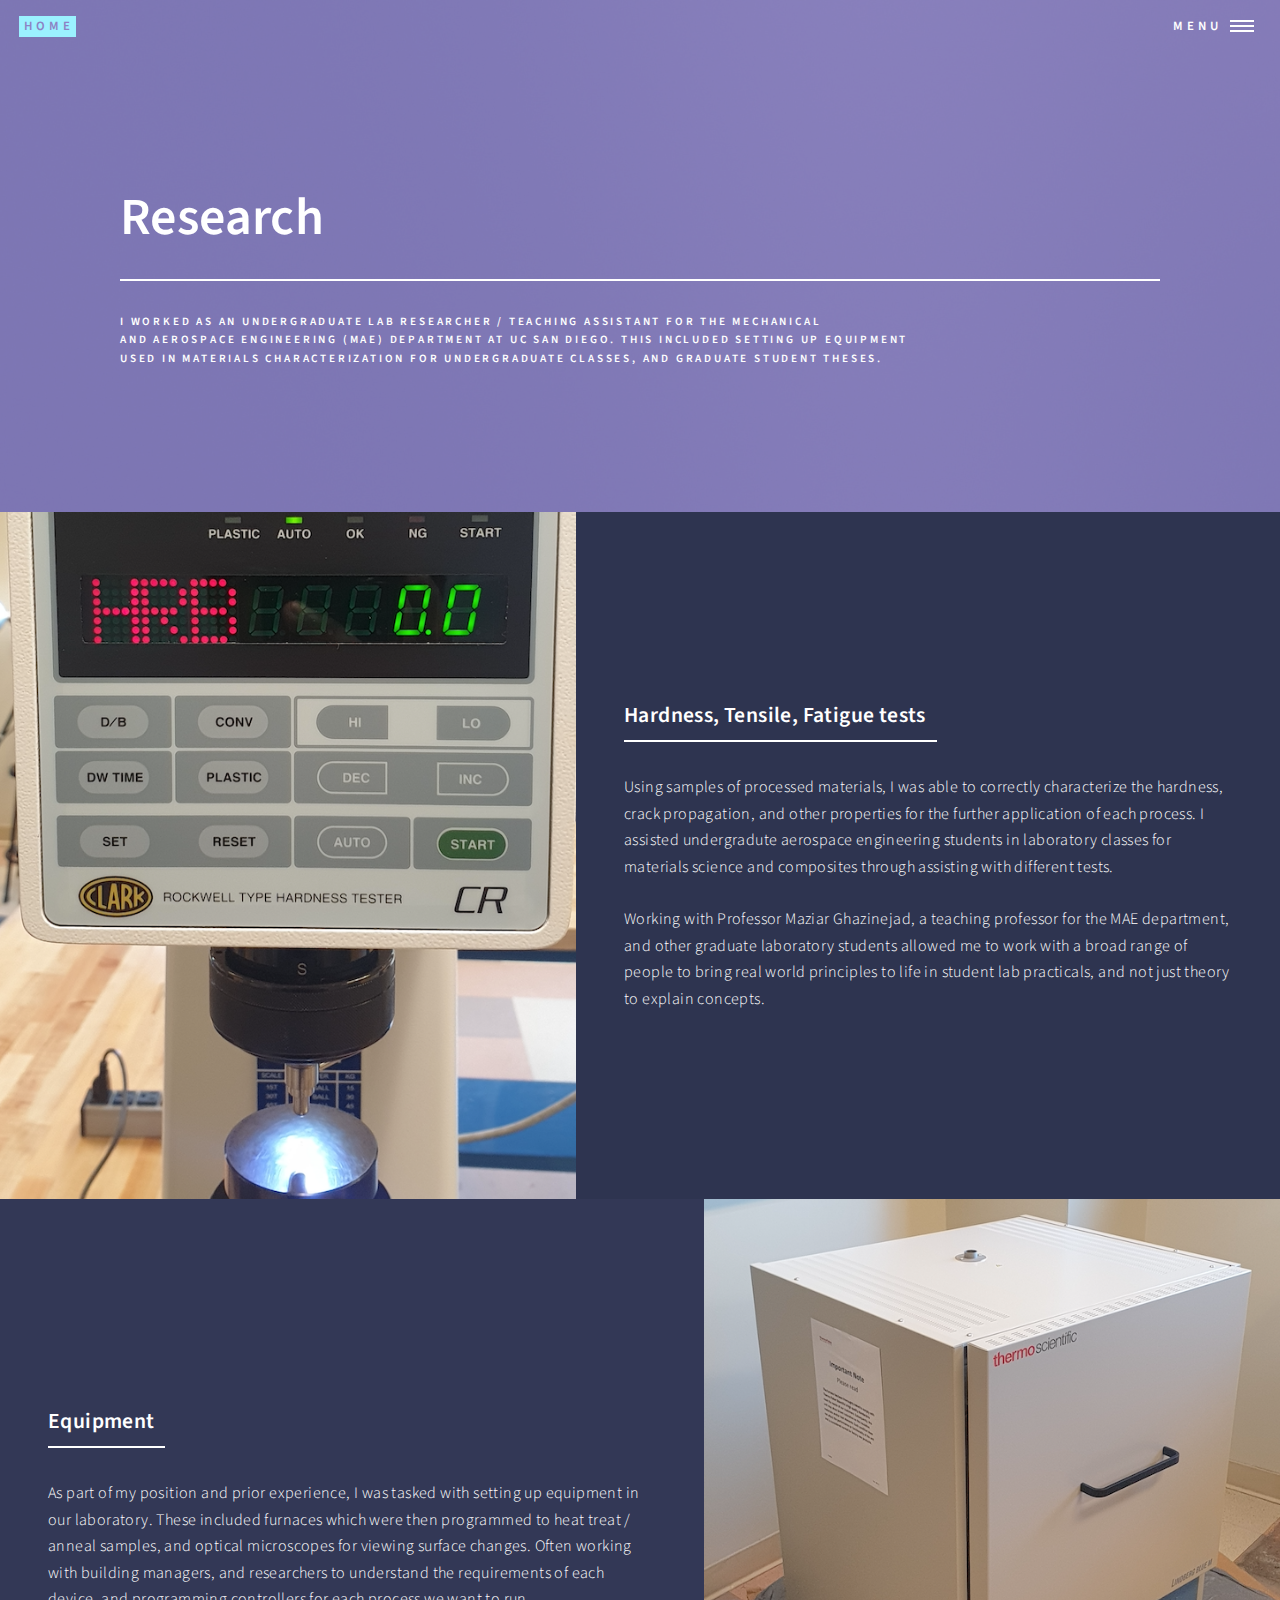
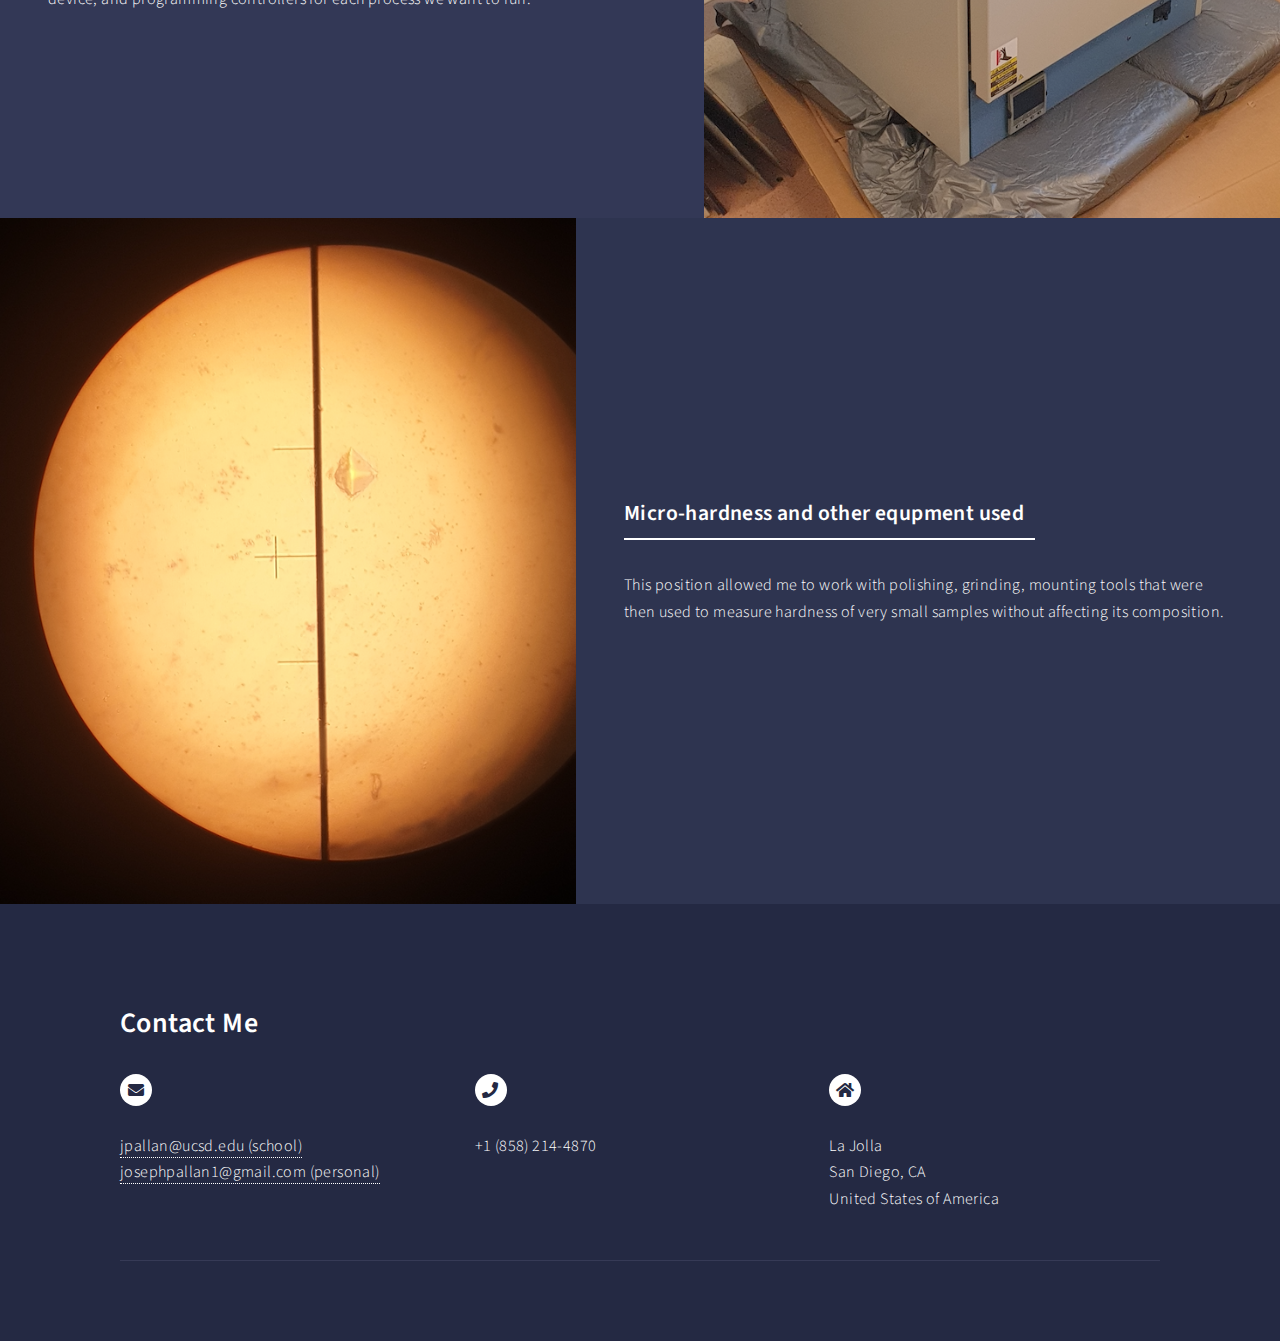
<file: Research.html>
<!DOCTYPE HTML>
<!--
	Forty by HTML5 UP
	html5up.net | @ajlkn
	Free for personal and commercial use under the CCA 3.0 license (html5up.net/license)
-->
<html>
	<head>
		<title>Research at UC San Diego</title>
		<meta charset="utf-8" />
		<meta name="viewport" content="width=device-width, initial-scale=1, user-scalable=no" />
		<link rel="stylesheet" href="assets/css/main.css" />
		<noscript><link rel="stylesheet" href="assets/css/noscript.css" /></noscript>
	</head>
	<body class="is-preload">

		<!-- Wrapper -->
			<div id="wrapper">

				<!-- Header -->
				<!-- Note: The "styleN" class below should match that of the banner element. -->
					<header id="header" class="alt style2">
						<a href="index.html" class="logo"><strong>Home</strong> </a>
						<nav>
							<a href="#menu">Menu</a>
						</nav>
					</header>

				<!-- Menu -->
				<nav id="menu">
					<ul class="links">
						<li><a href="index.html">Home</a></li>
						<li><a href="tritonracing.html">Triton Racing</a></li>
						<li><a href="Research.html">Research</a></li>
						<li><a href="Nano3.html">Nano3</a></li>
						<li><a href="mae170.html">MAE 170</a></li>
						<li><a href="mae3.html">MAE 3</a></li>
						<li><a href="mae152.html">MAE 152</a></li>
				</nav>

				<!-- Banner -->
				<!-- Note: The "styleN" class below should match that of the header element. -->
					<section id="banner" class="style2">
						<div class="inner">
							<span class="image">
								<img src="images/pic07.jpg" alt="" />
							</span>
							<header class="major">
								<h1>Research</h1>
							</header>
							<div class="content">
								<p>I worked as an undergraduate lab researcher / teaching assistant for the Mechanical <br />
								  and Aerospace Engineering (MAE) Department at UC San Diego. This included setting up equipment<br />
								  used in materials characterization for undergraduate classes, and graduate student theses. </p>
							</div>
						</div>
					</section>

				<!-- Main -->
					<div id="main">
						<!-- Two -->

							<section id="two" class="spotlights">

								<section>
									<a href="generic.html" class="image">
										<img src="images/bruh3.png" alt="" data-position="center center" />
									</a>
									<div class="content">
										<div class="inner">
											<header class="major">
												<h3>Hardness, Tensile, Fatigue tests</h3>
											</header>
											<p>Using samples of processed materials, I was able to correctly characterize the hardness, crack propagation, and other properties for the further application of each process. I assisted undergradute aerospace engineering students in laboratory classes for materials science and composites through assisting with different tests.
												<br> 
												<br> 
												Working with Professor Maziar Ghazinejad, a teaching professor for the MAE department, and other graduate laboratory students allowed me to work with a broad range of people to bring real world principles to life in student lab practicals, and not just theory to explain concepts.
											</p>

										</div>
									</div>
								</section>

								<section>
									<a href="generic.html" class="image">
										<img src="images/bruh2.png" alt="" data-position="center center" />
									</a>
									<div class="content">
										<div class="inner">
											<header class="major">
												<h3>Equipment</h3>
											</header>
											<p>As part of my position and prior experience, I was tasked with setting up equipment in our laboratory. These included furnaces which were then programmed to heat treat / anneal samples, and optical microscopes for viewing surface changes. Often working with building managers, and researchers to understand the requirements of each device, and programming controllers for each process we want to run.  </p>

										</div>
									</div>
								</section>
								

								<section>
									<a href="generic.html" class="image">
										<img src="images/bruh1.png" alt="" data-position="25% 25%" />
									</a>
									<div class="content">
										<div class="inner">
											<header class="major">
												<h3>Micro-hardness and other equpment used</h3>
											</header>
											<p>This position allowed me to work with polishing, grinding, mounting tools that were then used to measure hardness of very small samples without affecting its composition. </p>
										</div>
									</div>
								</section>
							</section>



					</div>

				<!-- Contact -->
				<section id="">
					<div class="inner">
						<section id="one">
							<div class="inner">
								<header class="major">

								</header>

								<!-- Content -->
									<h2 id="content">Contact Me</h2>

									<div class="row">

										<!-- Break -->
										<div class="col-4 col-12-medium">
											<span class="icon solid alt fa-envelope"></span>
											<br />
											<br />
											<a href="#">jpallan@ucsd.edu (school)<br />
												josephpallan1@gmail.com (personal)
											</a>
										</div>
										<div class="col-4 col-12-medium">
											<span class="icon solid alt fa-phone"></span>
											<br />
											<br />
											<span>+1 (858) 214-4870</span>
										</div>
										<div class="col-4 col-12-medium">
											<span class="icon solid alt fa-home"></span>
											<br />
											<br />
											<span>La Jolla <br />
												San Diego, CA<br />
												United States of America</span>
										</div>
									</div>

								<hr class="major" />
						<section class="">
							<section>
								<div class="contact-method">

								</div>
							</section>
						</section>
					</div>
				</section>




		<!-- Scripts -->
			<script src="assets/js/jquery.min.js"></script>
			<script src="assets/js/jquery.scrolly.min.js"></script>
			<script src="assets/js/jquery.scrollex.min.js"></script>
			<script src="assets/js/browser.min.js"></script>
			<script src="assets/js/breakpoints.min.js"></script>
			<script src="assets/js/util.js"></script>
			<script src="assets/js/main.js"></script>

	</body>
</html>
</file>
<file: assets/css/noscript.css>
/*
	Forty by HTML5 UP
	html5up.net | @ajlkn
	Free for personal and commercial use under the CCA 3.0 license (html5up.net/license)
*/

/* Banner */

	body.is-preload #banner:after {
		opacity: 0.85;
	}

	body.is-preload #banner > .inner {
		-moz-filter: none;
		-webkit-filter: none;
		-ms-filter: none;
		filter: none;
		-moz-transform: none;
		-webkit-transform: none;
		-ms-transform: none;
		transform: none;
		opacity: 1;
	}
</file>
<file: assets/css/main.css>
@import url(fontawesome-all.min.css);
@import url("https://fonts.googleapis.com/css?family=Source+Sans+Pro:300,300italic,600,600italic");

/*ter
	Forty by HTML5 UP
	html5up.net | @ajlkn
	Free for personal and commercial use under the CCA 3.0 license (html5up.net/license)
*/

html, body, div, span, applet, object,
iframe, h1, h2, h3, h4, h5, h6, p, blockquote,
pre, a, abbr, acronym, address, big, cite,
code, del, dfn, em, img, ins, kbd, q, s, samp,
small, strike, strong, sub, sup, tt, var, b,
u, i, center, dl, dt, dd, ol, ul, li, fieldset,
form, label, legend, table, caption, tbody,
tfoot, thead, tr, th, td, article, aside,
canvas, details, embed, figure, figcaption,
footer, header, hgroup, menu, nav, output, ruby,
section, summary, time, mark, audio, video {
	margin: 0;
	padding: 0;
	border: 0;
	font-size: 100%;
	font: inherit;
	vertical-align: baseline;}

article, aside, details, figcaption, figure,
footer, header, hgroup, menu, nav, section {
	display: block;}

body {
	line-height: 1;
}

ol, ul {
	list-style: none;
}

blockquote, q {
	quotes: none;
}

	blockquote:before, blockquote:after, q:before, q:after {
		content: '';
		content: none;
	}

table {
	border-collapse: collapse;
	border-spacing: 0;
}

body {
	-webkit-text-size-adjust: none;
}

mark {
	background-color: transparent;
	color: inherit;
}

input::-moz-focus-inner {
	border: 0;
	padding: 0;
}

input, select, textarea {
	-moz-appearance: none;
	-webkit-appearance: none;
	-ms-appearance: none;
	appearance: none;
}

/* Basic */

	@-ms-viewport {
		width: device-width;
	}

	body {
		-ms-overflow-style: scrollbar;
	}

	@media screen and (max-width: 480px) {

		html, body {
			min-width: 320px;
		}

	}

	html {
		box-sizing: border-box;
	}

	*, *:before, *:after {
		box-sizing: inherit;
	}

	body {
		background: #242943;
	}

		body.is-preload *, body.is-preload *:before, body.is-preload *:after {
			-moz-animation: none !important;
			-webkit-animation: none !important;
			-ms-animation: none !important;
			animation: none !important;
			-moz-transition: none !important;
			-webkit-transition: none !important;
			-ms-transition: none !important;
			transition: none !important;
		}

/* Type */

	body, input, select, textarea {
		color: #ffffff;
		font-family: "Source Sans Pro", Helvetica, sans-serif;
		font-size: 17pt;
		font-weight: 300;
		letter-spacing: 0.025em;
		line-height: 1.65;
	}

		@media screen and (max-width: 1680px) {

			body, input, select, textarea {
				font-size: 14pt;
			}

		}

		@media screen and (max-width: 1280px) {

			body, input, select, textarea {
				font-size: 12pt;
			}

		}

		@media screen and (max-width: 360px) {

			body, input, select, textarea {
				font-size: 11pt;
			}

		}

	a {
		-moz-transition: color 0.2s ease-in-out, border-bottom-color 0.2s ease-in-out;
		-webkit-transition: color 0.2s ease-in-out, border-bottom-color 0.2s ease-in-out;
		-ms-transition: color 0.2s ease-in-out, border-bottom-color 0.2s ease-in-out;
		transition: color 0.2s ease-in-out, border-bottom-color 0.2s ease-in-out;
		border-bottom: dotted 1px;
		color: inherit;
		text-decoration: none;
	}

		a:hover {
			border-bottom-color: transparent;
			color: #9bf1ff !important;
		}

		a:active {
			color: #53e3fb !important;
		}

	strong, b {
		color: #ffffff;
		font-weight: 600;
	}

	em, i {
		font-style: italic;
	}

	p {
		margin: 0 0 2em 0;
	}

	h1, h2, h3, h4, h5, h6 {
		color: #ffffff;
		font-weight: 600;
		line-height: 1.65;
		margin: 0 0 1em 0;
	}

		h1 a, h2 a, h3 a, h4 a, h5 a, h6 a {
			color: inherit;
			border-bottom: 0;
		}

	h1 {
		font-size: 2.5em;
	}

	h2 {
		font-size: 1.75em;
	}

	h3 {
		font-size: 1.35em;
	}

	h4 {
		font-size: 1.1em;
	}

	h5 {
		font-size: 0.9em;
	}

	h6 {
		font-size: 0.7em;
	}

	@media screen and (max-width: 736px) {

		h1 {
			font-size: 2em;
		}

		h2 {
			font-size: 1.5em;
		}

		h3 {
			font-size: 1.25em;
		}

	}

	sub {
		font-size: 0.8em;
		position: relative;
		top: 0.5em;
	}

	sup {
		font-size: 0.8em;
		position: relative;
		top: -0.5em;
	}

	blockquote {
		border-left: solid 4px rgba(212, 212, 255, 0.1);
		font-style: italic;
		margin: 0 0 2em 0;
		padding: 0.5em 0 0.5em 2em;
	}

	code {
		background: rgba(212, 212, 255, 0.035);
		font-family: "Courier New", monospace;
		font-size: 0.9em;
		margin: 0 0.25em;
		padding: 0.25em 0.65em;
	}

	pre {
		-webkit-overflow-scrolling: touch;
		font-family: "Courier New", monospace;
		font-size: 0.9em;
		margin: 0 0 2em 0;
	}

		pre code {
			display: block;
			line-height: 1.75;
			padding: 1em 1.5em;
			overflow-x: auto;
		}

	hr {
		border: 0;
		border-bottom: solid 1px rgba(212, 212, 255, 0.1);
		margin: 2em 0;
	}

		hr.major {
			margin: 3em 0;
		}

	.align-left {
		text-align: left;
	}

	.align-center {
		text-align: center;
	}

	.align-right {
		text-align: right;
	}

/* Row */

	.row {
		display: flex;
		flex-wrap: wrap;
		box-sizing: border-box;
		align-items: stretch;
	}

		.row > * {
			box-sizing: border-box;
		}

		.row.gtr-uniform > * > :last-child {
			margin-bottom: 0;
		}

		.row.aln-left {
			justify-content: flex-start;
		}

		.row.aln-center {
			justify-content: center;
		}

		.row.aln-right {
			justify-content: flex-end;
		}

		.row.aln-top {
			align-items: flex-start;
		}

		.row.aln-middle {
			align-items: center;
		}

		.row.aln-bottom {
			align-items: flex-end;
		}

		.row > .imp {
			order: -1;
		}

		.row > .col-1 {
			width: 8.33333%;
		}

		.row > .off-1 {
			margin-left: 8.33333%;
		}

		.row > .col-2 {
			width: 16.66667%;
		}

		.row > .off-2 {
			margin-left: 16.66667%;
		}

		.row > .col-3 {
			width: 25%;
		}

		.row > .off-3 {
			margin-left: 25%;
		}

		.row > .col-4 {
			width: 33.33333%;
		}

		.row > .off-4 {
			margin-left: 33.33333%;
		}

		.row > .col-5 {
			width: 41.66667%;
		}

		.row > .off-5 {
			margin-left: 41.66667%;
		}

		.row > .col-6 {
			width: 50%;
		}

		.row > .off-6 {
			margin-left: 50%;
		}

		.row > .col-7 {
			width: 58.33333%;
		}

		.row > .off-7 {
			margin-left: 58.33333%;
		}

		.row > .col-8 {
			width: 66.66667%;
		}

		.row > .off-8 {
			margin-left: 66.66667%;
		}

		.row > .col-9 {
			width: 75%;
		}

		.row > .off-9 {
			margin-left: 75%;
		}

		.row > .col-10 {
			width: 83.33333%;
		}

		.row > .off-10 {
			margin-left: 83.33333%;
		}

		.row > .col-11 {
			width: 91.66667%;
		}

		.row > .off-11 {
			margin-left: 91.66667%;
		}

		.row > .col-12 {
			width: 100%;
		}

		.row > .off-12 {
			margin-left: 100%;
		}

		.row.gtr-0 {
			margin-top: 0;
			margin-left: 0em;
		}

			.row.gtr-0 > * {
				padding: 0 0 0 0em;
			}

			.row.gtr-0.gtr-uniform {
				margin-top: 0em;
			}

				.row.gtr-0.gtr-uniform > * {
					padding-top: 0em;
				}

		.row.gtr-25 {
			margin-top: 0;
			margin-left: -0.5em;
		}

			.row.gtr-25 > * {
				padding: 0 0 0 0.5em;
			}

			.row.gtr-25.gtr-uniform {
				margin-top: -0.5em;
			}

				.row.gtr-25.gtr-uniform > * {
					padding-top: 0.5em;
				}

		.row.gtr-50 {
			margin-top: 0;
			margin-left: -1em;
		}

			.row.gtr-50 > * {
				padding: 0 0 0 1em;
			}

			.row.gtr-50.gtr-uniform {
				margin-top: -1em;
			}

				.row.gtr-50.gtr-uniform > * {
					padding-top: 1em;
				}

		.row {
			margin-top: 0;
			margin-left: -2em;
		}

			.row > * {
				padding: 0 0 0 2em;
			}

			.row.gtr-uniform {
				margin-top: -2em;
			}

				.row.gtr-uniform > * {
					padding-top: 2em;
				}

		.row.gtr-150 {
			margin-top: 0;
			margin-left: -3em;
		}

			.row.gtr-150 > * {
				padding: 0 0 0 3em;
			}

			.row.gtr-150.gtr-uniform {
				margin-top: -3em;
			}

				.row.gtr-150.gtr-uniform > * {
					padding-top: 3em;
				}

		.row.gtr-200 {
			margin-top: 0;
			margin-left: -4em;
		}

			.row.gtr-200 > * {
				padding: 0 0 0 4em;
			}

			.row.gtr-200.gtr-uniform {
				margin-top: -4em;
			}

				.row.gtr-200.gtr-uniform > * {
					padding-top: 4em;
				}

		@media screen and (max-width: 1680px) {

			.row {
				display: flex;
				flex-wrap: wrap;
				box-sizing: border-box;
				align-items: stretch;
			}

				.row > * {
					box-sizing: border-box;
				}

				.row.gtr-uniform > * > :last-child {
					margin-bottom: 0;
				}

				.row.aln-left {
					justify-content: flex-start;
				}

				.row.aln-center {
					justify-content: center;
				}

				.row.aln-right {
					justify-content: flex-end;
				}

				.row.aln-top {
					align-items: flex-start;
				}

				.row.aln-middle {
					align-items: center;
				}

				.row.aln-bottom {
					align-items: flex-end;
				}

				.row > .imp-xlarge {
					order: -1;
				}

				.row > .col-1-xlarge {
					width: 8.33333%;
				}

				.row > .off-1-xlarge {
					margin-left: 8.33333%;
				}

				.row > .col-2-xlarge {
					width: 16.66667%;
				}

				.row > .off-2-xlarge {
					margin-left: 16.66667%;
				}

				.row > .col-3-xlarge {
					width: 25%;
				}

				.row > .off-3-xlarge {
					margin-left: 25%;
				}

				.row > .col-4-xlarge {
					width: 33.33333%;
				}

				.row > .off-4-xlarge {
					margin-left: 33.33333%;
				}

				.row > .col-5-xlarge {
					width: 41.66667%;
				}

				.row > .off-5-xlarge {
					margin-left: 41.66667%;
				}

				.row > .col-6-xlarge {
					width: 50%;
				}

				.row > .off-6-xlarge {
					margin-left: 50%;
				}

				.row > .col-7-xlarge {
					width: 58.33333%;
				}

				.row > .off-7-xlarge {
					margin-left: 58.33333%;
				}

				.row > .col-8-xlarge {
					width: 66.66667%;
				}

				.row > .off-8-xlarge {
					margin-left: 66.66667%;
				}

				.row > .col-9-xlarge {
					width: 75%;
				}

				.row > .off-9-xlarge {
					margin-left: 75%;
				}

				.row > .col-10-xlarge {
					width: 83.33333%;
				}

				.row > .off-10-xlarge {
					margin-left: 83.33333%;
				}

				.row > .col-11-xlarge {
					width: 91.66667%;
				}

				.row > .off-11-xlarge {
					margin-left: 91.66667%;
				}

				.row > .col-12-xlarge {
					width: 100%;
				}

				.row > .off-12-xlarge {
					margin-left: 100%;
				}

				.row.gtr-0 {
					margin-top: 0;
					margin-left: 0em;
				}

					.row.gtr-0 > * {
						padding: 0 0 0 0em;
					}

					.row.gtr-0.gtr-uniform {
						margin-top: 0em;
					}

						.row.gtr-0.gtr-uniform > * {
							padding-top: 0em;
						}

				.row.gtr-25 {
					margin-top: 0;
					margin-left: -0.5em;
				}

					.row.gtr-25 > * {
						padding: 0 0 0 0.5em;
					}

					.row.gtr-25.gtr-uniform {
						margin-top: -0.5em;
					}

						.row.gtr-25.gtr-uniform > * {
							padding-top: 0.5em;
						}

				.row.gtr-50 {
					margin-top: 0;
					margin-left: -1em;
				}

					.row.gtr-50 > * {
						padding: 0 0 0 1em;
					}

					.row.gtr-50.gtr-uniform {
						margin-top: -1em;
					}

						.row.gtr-50.gtr-uniform > * {
							padding-top: 1em;
						}

				.row {
					margin-top: 0;
					margin-left: -2em;
				}

					.row > * {
						padding: 0 0 0 2em;
					}

					.row.gtr-uniform {
						margin-top: -2em;
					}

						.row.gtr-uniform > * {
							padding-top: 2em;
						}

				.row.gtr-150 {
					margin-top: 0;
					margin-left: -3em;
				}

					.row.gtr-150 > * {
						padding: 0 0 0 3em;
					}

					.row.gtr-150.gtr-uniform {
						margin-top: -3em;
					}

						.row.gtr-150.gtr-uniform > * {
							padding-top: 3em;
						}

				.row.gtr-200 {
					margin-top: 0;
					margin-left: -4em;
				}

					.row.gtr-200 > * {
						padding: 0 0 0 4em;
					}

					.row.gtr-200.gtr-uniform {
						margin-top: -4em;
					}

						.row.gtr-200.gtr-uniform > * {
							padding-top: 4em;
						}

		}

		@media screen and (max-width: 1280px) {

			.row {
				display: flex;
				flex-wrap: wrap;
				box-sizing: border-box;
				align-items: stretch;
			}

				.row > * {
					box-sizing: border-box;
				}

				.row.gtr-uniform > * > :last-child {
					margin-bottom: 0;
				}

				.row.aln-left {
					justify-content: flex-start;
				}

				.row.aln-center {
					justify-content: center;
				}

				.row.aln-right {
					justify-content: flex-end;
				}

				.row.aln-top {
					align-items: flex-start;
				}

				.row.aln-middle {
					align-items: center;
				}

				.row.aln-bottom {
					align-items: flex-end;
				}

				.row > .imp-large {
					order: -1;
				}

				.row > .col-1-large {
					width: 8.33333%;
				}

				.row > .off-1-large {
					margin-left: 8.33333%;
				}

				.row > .col-2-large {
					width: 16.66667%;
				}

				.row > .off-2-large {
					margin-left: 16.66667%;
				}

				.row > .col-3-large {
					width: 25%;
				}

				.row > .off-3-large {
					margin-left: 25%;
				}

				.row > .col-4-large {
					width: 33.33333%;
				}

				.row > .off-4-large {
					margin-left: 33.33333%;
				}

				.row > .col-5-large {
					width: 41.66667%;
				}

				.row > .off-5-large {
					margin-left: 41.66667%;
				}

				.row > .col-6-large {
					width: 50%;
				}

				.row > .off-6-large {
					margin-left: 50%;
				}

				.row > .col-7-large {
					width: 58.33333%;
				}

				.row > .off-7-large {
					margin-left: 58.33333%;
				}

				.row > .col-8-large {
					width: 66.66667%;
				}

				.row > .off-8-large {
					margin-left: 66.66667%;
				}

				.row > .col-9-large {
					width: 75%;
				}

				.row > .off-9-large {
					margin-left: 75%;
				}

				.row > .col-10-large {
					width: 83.33333%;
				}

				.row > .off-10-large {
					margin-left: 83.33333%;
				}

				.row > .col-11-large {
					width: 91.66667%;
				}

				.row > .off-11-large {
					margin-left: 91.66667%;
				}

				.row > .col-12-large {
					width: 100%;
				}

				.row > .off-12-large {
					margin-left: 100%;
				}

				.row.gtr-0 {
					margin-top: 0;
					margin-left: 0em;
				}

					.row.gtr-0 > * {
						padding: 0 0 0 0em;
					}

					.row.gtr-0.gtr-uniform {
						margin-top: 0em;
					}

						.row.gtr-0.gtr-uniform > * {
							padding-top: 0em;
						}

				.row.gtr-25 {
					margin-top: 0;
					margin-left: -0.375em;
				}

					.row.gtr-25 > * {
						padding: 0 0 0 0.375em;
					}

					.row.gtr-25.gtr-uniform {
						margin-top: -0.375em;
					}

						.row.gtr-25.gtr-uniform > * {
							padding-top: 0.375em;
						}

				.row.gtr-50 {
					margin-top: 0;
					margin-left: -0.75em;
				}

					.row.gtr-50 > * {
						padding: 0 0 0 0.75em;
					}

					.row.gtr-50.gtr-uniform {
						margin-top: -0.75em;
					}

						.row.gtr-50.gtr-uniform > * {
							padding-top: 0.75em;
						}

				.row {
					margin-top: 0;
					margin-left: -1.5em;
				}

					.row > * {
						padding: 0 0 0 1.5em;
					}

					.row.gtr-uniform {
						margin-top: -1.5em;
					}

						.row.gtr-uniform > * {
							padding-top: 1.5em;
						}

				.row.gtr-150 {
					margin-top: 0;
					margin-left: -2.25em;
				}

					.row.gtr-150 > * {
						padding: 0 0 0 2.25em;
					}

					.row.gtr-150.gtr-uniform {
						margin-top: -2.25em;
					}

						.row.gtr-150.gtr-uniform > * {
							padding-top: 2.25em;
						}

				.row.gtr-200 {
					margin-top: 0;
					margin-left: -3em;
				}

					.row.gtr-200 > * {
						padding: 0 0 0 3em;
					}

					.row.gtr-200.gtr-uniform {
						margin-top: -3em;
					}

						.row.gtr-200.gtr-uniform > * {
							padding-top: 3em;
						}

		}

		@media screen and (max-width: 980px) {

			.row {
				display: flex;
				flex-wrap: wrap;
				box-sizing: border-box;
				align-items: stretch;
			}

				.row > * {
					box-sizing: border-box;
				}

				.row.gtr-uniform > * > :last-child {
					margin-bottom: 0;
				}

				.row.aln-left {
					justify-content: flex-start;
				}

				.row.aln-center {
					justify-content: center;
				}

				.row.aln-right {
					justify-content: flex-end;
				}

				.row.aln-top {
					align-items: flex-start;
				}

				.row.aln-middle {
					align-items: center;
				}

				.row.aln-bottom {
					align-items: flex-end;
				}

				.row > .imp-medium {
					order: -1;
				}

				.row > .col-1-medium {
					width: 8.33333%;
				}

				.row > .off-1-medium {
					margin-left: 8.33333%;
				}

				.row > .col-2-medium {
					width: 16.66667%;
				}

				.row > .off-2-medium {
					margin-left: 16.66667%;
				}

				.row > .col-3-medium {
					width: 25%;
				}

				.row > .off-3-medium {
					margin-left: 25%;
				}

				.row > .col-4-medium {
					width: 33.33333%;
				}

				.row > .off-4-medium {
					margin-left: 33.33333%;
				}

				.row > .col-5-medium {
					width: 41.66667%;
				}

				.row > .off-5-medium {
					margin-left: 41.66667%;
				}

				.row > .col-6-medium {
					width: 50%;
				}

				.row > .off-6-medium {
					margin-left: 50%;
				}

				.row > .col-7-medium {
					width: 58.33333%;
				}

				.row > .off-7-medium {
					margin-left: 58.33333%;
				}

				.row > .col-8-medium {
					width: 66.66667%;
				}

				.row > .off-8-medium {
					margin-left: 66.66667%;
				}

				.row > .col-9-medium {
					width: 75%;
				}

				.row > .off-9-medium {
					margin-left: 75%;
				}

				.row > .col-10-medium {
					width: 83.33333%;
				}

				.row > .off-10-medium {
					margin-left: 83.33333%;
				}

				.row > .col-11-medium {
					width: 91.66667%;
				}

				.row > .off-11-medium {
					margin-left: 91.66667%;
				}

				.row > .col-12-medium {
					width: 100%;
				}

				.row > .off-12-medium {
					margin-left: 100%;
				}

				.row.gtr-0 {
					margin-top: 0;
					margin-left: 0em;
				}

					.row.gtr-0 > * {
						padding: 0 0 0 0em;
					}

					.row.gtr-0.gtr-uniform {
						margin-top: 0em;
					}

						.row.gtr-0.gtr-uniform > * {
							padding-top: 0em;
						}

				.row.gtr-25 {
					margin-top: 0;
					margin-left: -0.375em;
				}

					.row.gtr-25 > * {
						padding: 0 0 0 0.375em;
					}

					.row.gtr-25.gtr-uniform {
						margin-top: -0.375em;
					}

						.row.gtr-25.gtr-uniform > * {
							padding-top: 0.375em;
						}

				.row.gtr-50 {
					margin-top: 0;
					margin-left: -0.75em;
				}

					.row.gtr-50 > * {
						padding: 0 0 0 0.75em;
					}

					.row.gtr-50.gtr-uniform {
						margin-top: -0.75em;
					}

						.row.gtr-50.gtr-uniform > * {
							padding-top: 0.75em;
						}

				.row {
					margin-top: 0;
					margin-left: -1.5em;
				}

					.row > * {
						padding: 0 0 0 1.5em;
					}

					.row.gtr-uniform {
						margin-top: -1.5em;
					}

						.row.gtr-uniform > * {
							padding-top: 1.5em;
						}

				.row.gtr-150 {
					margin-top: 0;
					margin-left: -2.25em;
				}

					.row.gtr-150 > * {
						padding: 0 0 0 2.25em;
					}

					.row.gtr-150.gtr-uniform {
						margin-top: -2.25em;
					}

						.row.gtr-150.gtr-uniform > * {
							padding-top: 2.25em;
						}

				.row.gtr-200 {
					margin-top: 0;
					margin-left: -3em;
				}

					.row.gtr-200 > * {
						padding: 0 0 0 3em;
					}

					.row.gtr-200.gtr-uniform {
						margin-top: -3em;
					}

						.row.gtr-200.gtr-uniform > * {
							padding-top: 3em;
						}

		}

		@media screen and (max-width: 736px) {

			.row {
				display: flex;
				flex-wrap: wrap;
				box-sizing: border-box;
				align-items: stretch;
			}

				.row > * {
					box-sizing: border-box;
				}

				.row.gtr-uniform > * > :last-child {
					margin-bottom: 0;
				}

				.row.aln-left {
					justify-content: flex-start;
				}

				.row.aln-center {
					justify-content: center;
				}

				.row.aln-right {
					justify-content: flex-end;
				}

				.row.aln-top {
					align-items: flex-start;
				}

				.row.aln-middle {
					align-items: center;
				}

				.row.aln-bottom {
					align-items: flex-end;
				}

				.row > .imp-small {
					order: -1;
				}

				.row > .col-1-small {
					width: 8.33333%;
				}

				.row > .off-1-small {
					margin-left: 8.33333%;
				}

				.row > .col-2-small {
					width: 16.66667%;
				}

				.row > .off-2-small {
					margin-left: 16.66667%;
				}

				.row > .col-3-small {
					width: 25%;
				}

				.row > .off-3-small {
					margin-left: 25%;
				}

				.row > .col-4-small {
					width: 33.33333%;
				}

				.row > .off-4-small {
					margin-left: 33.33333%;
				}

				.row > .col-5-small {
					width: 41.66667%;
				}

				.row > .off-5-small {
					margin-left: 41.66667%;
				}

				.row > .col-6-small {
					width: 50%;
				}

				.row > .off-6-small {
					margin-left: 50%;
				}

				.row > .col-7-small {
					width: 58.33333%;
				}

				.row > .off-7-small {
					margin-left: 58.33333%;
				}

				.row > .col-8-small {
					width: 66.66667%;
				}

				.row > .off-8-small {
					margin-left: 66.66667%;
				}

				.row > .col-9-small {
					width: 75%;
				}

				.row > .off-9-small {
					margin-left: 75%;
				}

				.row > .col-10-small {
					width: 83.33333%;
				}

				.row > .off-10-small {
					margin-left: 83.33333%;
				}

				.row > .col-11-small {
					width: 91.66667%;
				}

				.row > .off-11-small {
					margin-left: 91.66667%;
				}

				.row > .col-12-small {
					width: 100%;
				}

				.row > .off-12-small {
					margin-left: 100%;
				}

				.row.gtr-0 {
					margin-top: 0;
					margin-left: 0em;
				}

					.row.gtr-0 > * {
						padding: 0 0 0 0em;
					}

					.row.gtr-0.gtr-uniform {
						margin-top: 0em;
					}

						.row.gtr-0.gtr-uniform > * {
							padding-top: 0em;
						}

				.row.gtr-25 {
					margin-top: 0;
					margin-left: -0.3125em;
				}

					.row.gtr-25 > * {
						padding: 0 0 0 0.3125em;
					}

					.row.gtr-25.gtr-uniform {
						margin-top: -0.3125em;
					}

						.row.gtr-25.gtr-uniform > * {
							padding-top: 0.3125em;
						}

				.row.gtr-50 {
					margin-top: 0;
					margin-left: -0.625em;
				}

					.row.gtr-50 > * {
						padding: 0 0 0 0.625em;
					}

					.row.gtr-50.gtr-uniform {
						margin-top: -0.625em;
					}

						.row.gtr-50.gtr-uniform > * {
							padding-top: 0.625em;
						}

				.row {
					margin-top: 0;
					margin-left: -1.25em;
				}

					.row > * {
						padding: 0 0 0 1.25em;
					}

					.row.gtr-uniform {
						margin-top: -1.25em;
					}

						.row.gtr-uniform > * {
							padding-top: 1.25em;
						}

				.row.gtr-150 {
					margin-top: 0;
					margin-left: -1.875em;
				}

					.row.gtr-150 > * {
						padding: 0 0 0 1.875em;
					}

					.row.gtr-150.gtr-uniform {
						margin-top: -1.875em;
					}

						.row.gtr-150.gtr-uniform > * {
							padding-top: 1.875em;
						}

				.row.gtr-200 {
					margin-top: 0;
					margin-left: -2.5em;
				}

					.row.gtr-200 > * {
						padding: 0 0 0 2.5em;
					}

					.row.gtr-200.gtr-uniform {
						margin-top: -2.5em;
					}

						.row.gtr-200.gtr-uniform > * {
							padding-top: 2.5em;
						}

		}

		@media screen and (max-width: 480px) {

			.row {
				display: flex;
				flex-wrap: wrap;
				box-sizing: border-box;
				align-items: stretch;
			}

				.row > * {
					box-sizing: border-box;
				}

				.row.gtr-uniform > * > :last-child {
					margin-bottom: 0;
				}

				.row.aln-left {
					justify-content: flex-start;
				}

				.row.aln-center {
					justify-content: center;
				}

				.row.aln-right {
					justify-content: flex-end;
				}

				.row.aln-top {
					align-items: flex-start;
				}

				.row.aln-middle {
					align-items: center;
				}

				.row.aln-bottom {
					align-items: flex-end;
				}

				.row > .imp-xsmall {
					order: -1;
				}

				.row > .col-1-xsmall {
					width: 8.33333%;
				}

				.row > .off-1-xsmall {
					margin-left: 8.33333%;
				}

				.row > .col-2-xsmall {
					width: 16.66667%;
				}

				.row > .off-2-xsmall {
					margin-left: 16.66667%;
				}

				.row > .col-3-xsmall {
					width: 25%;
				}

				.row > .off-3-xsmall {
					margin-left: 25%;
				}

				.row > .col-4-xsmall {
					width: 33.33333%;
				}

				.row > .off-4-xsmall {
					margin-left: 33.33333%;
				}

				.row > .col-5-xsmall {
					width: 41.66667%;
				}

				.row > .off-5-xsmall {
					margin-left: 41.66667%;
				}

				.row > .col-6-xsmall {
					width: 50%;
				}

				.row > .off-6-xsmall {
					margin-left: 50%;
				}

				.row > .col-7-xsmall {
					width: 58.33333%;
				}

				.row > .off-7-xsmall {
					margin-left: 58.33333%;
				}

				.row > .col-8-xsmall {
					width: 66.66667%;
				}

				.row > .off-8-xsmall {
					margin-left: 66.66667%;
				}

				.row > .col-9-xsmall {
					width: 75%;
				}

				.row > .off-9-xsmall {
					margin-left: 75%;
				}

				.row > .col-10-xsmall {
					width: 83.33333%;
				}

				.row > .off-10-xsmall {
					margin-left: 83.33333%;
				}

				.row > .col-11-xsmall {
					width: 91.66667%;
				}

				.row > .off-11-xsmall {
					margin-left: 91.66667%;
				}

				.row > .col-12-xsmall {
					width: 100%;
				}

				.row > .off-12-xsmall {
					margin-left: 100%;
				}

				.row.gtr-0 {
					margin-top: 0;
					margin-left: 0em;
				}

					.row.gtr-0 > * {
						padding: 0 0 0 0em;
					}

					.row.gtr-0.gtr-uniform {
						margin-top: 0em;
					}

						.row.gtr-0.gtr-uniform > * {
							padding-top: 0em;
						}

				.row.gtr-25 {
					margin-top: 0;
					margin-left: -0.3125em;
				}

					.row.gtr-25 > * {
						padding: 0 0 0 0.3125em;
					}

					.row.gtr-25.gtr-uniform {
						margin-top: -0.3125em;
					}

						.row.gtr-25.gtr-uniform > * {
							padding-top: 0.3125em;
						}

				.row.gtr-50 {
					margin-top: 0;
					margin-left: -0.625em;
				}

					.row.gtr-50 > * {
						padding: 0 0 0 0.625em;
					}

					.row.gtr-50.gtr-uniform {
						margin-top: -0.625em;
					}

						.row.gtr-50.gtr-uniform > * {
							padding-top: 0.625em;
						}

				.row {
					margin-top: 0;
					margin-left: -1.25em;
				}

					.row > * {
						padding: 0 0 0 1.25em;
					}

					.row.gtr-uniform {
						margin-top: -1.25em;
					}

						.row.gtr-uniform > * {
							padding-top: 1.25em;
						}

				.row.gtr-150 {
					margin-top: 0;
					margin-left: -1.875em;
				}

					.row.gtr-150 > * {
						padding: 0 0 0 1.875em;
					}

					.row.gtr-150.gtr-uniform {
						margin-top: -1.875em;
					}

						.row.gtr-150.gtr-uniform > * {
							padding-top: 1.875em;
						}

				.row.gtr-200 {
					margin-top: 0;
					margin-left: -2.5em;
				}

					.row.gtr-200 > * {
						padding: 0 0 0 2.5em;
					}

					.row.gtr-200.gtr-uniform {
						margin-top: -2.5em;
					}

						.row.gtr-200.gtr-uniform > * {
							padding-top: 2.5em;
						}

		}

/* Section/Article */

	section.special, article.special {
		text-align: center;
	}

	header.major {
		width: -moz-max-content;
		width: -webkit-max-content;
		width: -ms-max-content;
		width: max-content;
		margin-bottom: 2em;
	}

		header.major > :first-child {
			margin-bottom: 0;
			width: calc(100% + 0.5em);
		}

			header.major > :first-child:after {
				content: '';
				background-color: #ffffff;
				display: block;
				height: 2px;
				margin: 0.325em 0 0.5em 0;
				width: 100%;
			}

		header.major > p {
			font-size: 0.7em;
			font-weight: 600;
			letter-spacing: 0.25em;
			margin-bottom: 0;
			text-transform: uppercase;
		}

		body.is-ie header.major > :first-child:after {
			max-width: 9em;
		}

		body.is-ie header.major > h1:after {
			max-width: 100% !important;
		}

	@media screen and (max-width: 736px) {

		header.major > p br {
			display: none;
		}

	}

/* Form */

	form {
		margin: 0 0 2em 0;
	}

		form > :last-child {
			margin-bottom: 0;
		}

		form > .fields {
			display: -moz-flex;
			display: -webkit-flex;
			display: -ms-flex;
			display: flex;
			-moz-flex-wrap: wrap;
			-webkit-flex-wrap: wrap;
			-ms-flex-wrap: wrap;
			flex-wrap: wrap;
			width: calc(100% + 3em);
			margin: -1.5em 0 2em -1.5em;
		}

			form > .fields > .field {
				-moz-flex-grow: 0;
				-webkit-flex-grow: 0;
				-ms-flex-grow: 0;
				flex-grow: 0;
				-moz-flex-shrink: 0;
				-webkit-flex-shrink: 0;
				-ms-flex-shrink: 0;
				flex-shrink: 0;
				padding: 1.5em 0 0 1.5em;
				width: calc(100% - 1.5em);
			}

				form > .fields > .field.half {
					width: calc(50% - 0.75em);
				}

				form > .fields > .field.third {
					width: calc(100%/3 - 0.5em);
				}

				form > .fields > .field.quarter {
					width: calc(25% - 0.375em);
				}

		@media screen and (max-width: 480px) {

			form > .fields {
				width: calc(100% + 3em);
				margin: -1.5em 0 2em -1.5em;
			}

				form > .fields > .field {
					padding: 1.5em 0 0 1.5em;
					width: calc(100% - 1.5em);
				}

					form > .fields > .field.half {
						width: calc(100% - 1.5em);
					}

					form > .fields > .field.third {
						width: calc(100% - 1.5em);
					}

					form > .fields > .field.quarter {
						width: calc(100% - 1.5em);
					}

		}

	label {
		color: #ffffff;
		display: block;
		font-size: 0.8em;
		font-weight: 600;
		letter-spacing: 0.25em;
		margin: 0 0 1em 0;
		text-transform: uppercase;
	}

	input[type="text"],
	input[type="password"],
	input[type="email"],
	input[type="tel"],
	input[type="search"],
	input[type="url"],
	select,
	textarea {
		-moz-appearance: none;
		-webkit-appearance: none;
		-ms-appearance: none;
		appearance: none;
		background: rgba(212, 212, 255, 0.035);
		border: none;
		border-radius: 0;
		color: inherit;
		display: block;
		outline: 0;
		padding: 0 1em;
		text-decoration: none;
		width: 100%;
	}

		input[type="text"]:invalid,
		input[type="password"]:invalid,
		input[type="email"]:invalid,
		input[type="tel"]:invalid,
		input[type="search"]:invalid,
		input[type="url"]:invalid,
		select:invalid,
		textarea:invalid {
			box-shadow: none;
		}

		input[type="text"]:focus,
		input[type="password"]:focus,
		input[type="email"]:focus,
		input[type="tel"]:focus,
		input[type="search"]:focus,
		input[type="url"]:focus,
		select:focus,
		textarea:focus {
			border-color: #9bf1ff;
			box-shadow: 0 0 0 2px #9bf1ff;
		}

	select {
		background-image: url("data:image/svg+xml;charset=utf8,%3Csvg xmlns='http://www.w3.org/2000/svg' width='40' height='40' preserveAspectRatio='none' viewBox='0 0 40 40'%3E%3Cpath d='M9.4,12.3l10.4,10.4l10.4-10.4c0.2-0.2,0.5-0.4,0.9-0.4c0.3,0,0.6,0.1,0.9,0.4l3.3,3.3c0.2,0.2,0.4,0.5,0.4,0.9 c0,0.4-0.1,0.6-0.4,0.9L20.7,31.9c-0.2,0.2-0.5,0.4-0.9,0.4c-0.3,0-0.6-0.1-0.9-0.4L4.3,17.3c-0.2-0.2-0.4-0.5-0.4-0.9 c0-0.4,0.1-0.6,0.4-0.9l3.3-3.3c0.2-0.2,0.5-0.4,0.9-0.4S9.1,12.1,9.4,12.3z' fill='rgba(212, 212, 255, 0.1)' /%3E%3C/svg%3E");
		background-size: 1.25rem;
		background-repeat: no-repeat;
		background-position: calc(100% - 1rem) center;
		height: 2.75em;
		padding-right: 2.75em;
		text-overflow: ellipsis;
	}

		select option {
			color: #ffffff;
			background: #242943;
		}

		select:focus::-ms-value {
			background-color: transparent;
		}

		select::-ms-expand {
			display: none;
		}

	input[type="text"],
	input[type="password"],
	input[type="email"],
	input[type="tel"],
	input[type="search"],
	input[type="url"],
	select {
		height: 2.75em;
	}

	textarea {
		padding: 0.75em 1em;
	}

	input[type="checkbox"],
	input[type="radio"] {
		-moz-appearance: none;
		-webkit-appearance: none;
		-ms-appearance: none;
		appearance: none;
		display: block;
		float: left;
		margin-right: -2em;
		opacity: 0;
		width: 1em;
		z-index: -1;
	}

		input[type="checkbox"] + label,
		input[type="radio"] + label {
			text-decoration: none;
			color: #ffffff;
			cursor: pointer;
			display: inline-block;
			font-weight: 300;
			padding-left: 2.65em;
			padding-right: 0.75em;
			position: relative;
		}

			input[type="checkbox"] + label:before,
			input[type="radio"] + label:before {
				-moz-osx-font-smoothing: grayscale;
				-webkit-font-smoothing: antialiased;
				display: inline-block;
				font-style: normal;
				font-variant: normal;
				text-rendering: auto;
				line-height: 1;
				text-transform: none !important;
				font-family: 'Font Awesome 5 Free';
				font-weight: 900;
			}

			input[type="checkbox"] + label:before,
			input[type="radio"] + label:before {
				background: rgba(212, 212, 255, 0.035);
				content: '';
				display: inline-block;
				font-size: 0.8em;
				height: 2.0625em;
				left: 0;
				letter-spacing: 0;
				line-height: 2.0625em;
				position: absolute;
				text-align: center;
				top: 0;
				width: 2.0625em;
			}

		input[type="checkbox"]:checked + label:before,
		input[type="radio"]:checked + label:before {
			background: #ffffff;
			border-color: #9bf1ff;
			content: '\f00c';
			color: #242943;
		}

		input[type="checkbox"]:focus + label:before,
		input[type="radio"]:focus + label:before {
			box-shadow: 0 0 0 2px #9bf1ff;
		}

	input[type="radio"] + label:before {
		border-radius: 100%;
	}

	::-webkit-input-placeholder {
		color: rgba(244, 244, 255, 0.2) !important;
		opacity: 1.0;
	}

	:-moz-placeholder {
		color: rgba(244, 244, 255, 0.2) !important;
		opacity: 1.0;
	}

	::-moz-placeholder {
		color: rgba(244, 244, 255, 0.2) !important;
		opacity: 1.0;
	}

	:-ms-input-placeholder {
		color: rgba(244, 244, 255, 0.2) !important;
		opacity: 1.0;
	}

/* Box */

	.box {
		border: solid 1px rgba(212, 212, 255, 0.1);
		margin-bottom: 2em;
		padding: 1.5em;
	}

		.box > :last-child,
		.box > :last-child > :last-child,
		.box > :last-child > :last-child > :last-child {
			margin-bottom: 0;
		}

		.box.alt {
			border: 0;
			border-radius: 0;
			padding: 0;
		}

/* Icon */

	.icon {
		text-decoration: none;
		border-bottom: none;
		position: relative;
	}

		.icon:before {
			-moz-osx-font-smoothing: grayscale;
			-webkit-font-smoothing: antialiased;
			display: inline-block;
			font-style: normal;
			font-variant: normal;
			text-rendering: auto;
			line-height: 1;
			text-transform: none !important;
			font-family: 'Font Awesome 5 Free';
			font-weight: 400;
		}

		.icon > .label {
			display: none;
		}

		.icon:before {
			line-height: inherit;
		}

		.icon.solid:before {
			font-weight: 900;
		}

		.icon.brands:before {
			font-family: 'Font Awesome 5 Brands';
		}

		.icon.alt:before {
			background-color: #ffffff;
			border-radius: 100%;
			color: #242943;
			display: inline-block;
			height: 2em;
			line-height: 2em;
			text-align: center;
			width: 2em;
		}

	a.icon.alt:before {
		-moz-transition: background-color 0.2s ease-in-out;
		-webkit-transition: background-color 0.2s ease-in-out;
		-ms-transition: background-color 0.2s ease-in-out;
		transition: background-color 0.2s ease-in-out;
	}

	a.icon.alt:hover:before {
		background-color: #6fc3df;
	}

	a.icon.alt:active:before {
		background-color: #37a6cb;
	}

/* Image */

	.image {
		border: 0;
		display: inline-block;
		position: relative;
	}

		.image img {
			display: block;
		}

		.image.left, .image.right {
			max-width: 30%;
		}

			.image.left img, .image.right img {
				width: 100%;
			}

		.image.left {
			float: left;
			margin: 0 1.5em 1.25em 0;
			top: 0.25em;
		}

		.image.right {
			float: right;
			margin: 0 0 1.25em 1.5em;
			top: 0.25em;
		}

		.image.fit {
			display: block;
			margin: 0 0 2em 0;
			width: 100%;
		}

			.image.fit img {
				width: 100%;
			}

		.image.main {
			display: block;
			margin: 2.5em 0;
			width: 100%;
		}

			.image.main img {
				width: 100%;
			}

			@media screen and (max-width: 736px) {

				.image.main {
					margin: 1.5em 0;
				}

			}

/* List */

	ol {
		list-style: decimal;
		margin: 0 0 2em 0;
		padding-left: 1.25em;
	}

		ol li {
			padding-left: 0.25em;
		}

	ul {
		list-style: disc;
		margin: 0 0 2em 0;
		padding-left: 1em;
	}

		ul li {
			padding-left: 0.5em;
		}

		ul.alt {
			list-style: none;
			padding-left: 0;
		}

			ul.alt li {
				border-top: solid 1px rgba(212, 212, 255, 0.1);
				padding: 0.5em 0;
			}

				ul.alt li:first-child {
					border-top: 0;
					padding-top: 0;
				}

	dl {
		margin: 0 0 2em 0;
	}

		dl dt {
			display: block;
			font-weight: 600;
			margin: 0 0 1em 0;
		}

		dl dd {
			margin-left: 2em;
		}

/* Actions */

	ul.actions {
		display: -moz-flex;
		display: -webkit-flex;
		display: -ms-flex;
		display: flex;
		cursor: default;
		list-style: none;
		margin-left: -1em;
		padding-left: 0;
	}

		ul.actions li {
			padding: 0 0 0 1em;
			vertical-align: middle;
		}

		ul.actions.special {
			-moz-justify-content: center;
			-webkit-justify-content: center;
			-ms-justify-content: center;
			justify-content: center;
			width: 100%;
			margin-left: 0;
		}

			ul.actions.special li:first-child {
				padding-left: 0;
			}

		ul.actions.stacked {
			-moz-flex-direction: column;
			-webkit-flex-direction: column;
			-ms-flex-direction: column;
			flex-direction: column;
			margin-left: 0;
		}

			ul.actions.stacked li {
				padding: 1.3em 0 0 0;
			}

				ul.actions.stacked li:first-child {
					padding-top: 0;
				}

		ul.actions.fit {
			width: calc(100% + 1em);
		}

			ul.actions.fit li {
				-moz-flex-grow: 1;
				-webkit-flex-grow: 1;
				-ms-flex-grow: 1;
				flex-grow: 1;
				-moz-flex-shrink: 1;
				-webkit-flex-shrink: 1;
				-ms-flex-shrink: 1;
				flex-shrink: 1;
				width: 100%;
			}

				ul.actions.fit li > * {
					width: 100%;
				}

			ul.actions.fit.stacked {
				width: 100%;
			}

/* Icons */

	ul.icons {
		cursor: default;
		list-style: none;
		padding-left: 0;
	}

		ul.icons li {
			display: inline-block;
			padding: 0 1em 0 0;
		}

			ul.icons li:last-child {
				padding-right: 0;
			}

		@media screen and (max-width: 736px) {

			ul.icons li {
				padding: 0 0.75em 0 0;
			}

		}

/* Pagination */

	ul.pagination {
		cursor: default;
		list-style: none;
		padding-left: 0;
	}

		ul.pagination li {
			display: inline-block;
			padding-left: 0;
			vertical-align: middle;
		}

			ul.pagination li > .page {
				-moz-transition: background-color 0.2s ease-in-out, color 0.2s ease-in-out;
				-webkit-transition: background-color 0.2s ease-in-out, color 0.2s ease-in-out;
				-ms-transition: background-color 0.2s ease-in-out, color 0.2s ease-in-out;
				transition: background-color 0.2s ease-in-out, color 0.2s ease-in-out;
				border-bottom: 0;
				display: inline-block;
				font-size: 0.8em;
				font-weight: 600;
				height: 1.5em;
				line-height: 1.5em;
				margin: 0 0.125em;
				min-width: 1.5em;
				padding: 0 0.5em;
				text-align: center;
			}

				ul.pagination li > .page.active {
					background-color: #ffffff;
					color: #242943;
				}

					ul.pagination li > .page.active:hover {
						background-color: #9bf1ff;
						color: #242943 !important;
					}

					ul.pagination li > .page.active:active {
						background-color: #53e3fb;
					}

			ul.pagination li:first-child {
				padding-right: 0.75em;
			}

			ul.pagination li:last-child {
				padding-left: 0.75em;
			}

		@media screen and (max-width: 480px) {

			ul.pagination li:nth-child(n+2):nth-last-child(n+2) {
				display: none;
			}

			ul.pagination li:first-child {
				padding-right: 0;
			}

		}

/* Table */

	.table-wrapper {
		-webkit-overflow-scrolling: touch;
		overflow-x: auto;
	}

	table {
		margin: 0 0 2em 0;
		width: 100%;
	}

		table tbody tr {
			border: solid 1px rgba(212, 212, 255, 0.1);
			border-left: 0;
			border-right: 0;
		}

			table tbody tr:nth-child(2n + 1) {
				background-color: rgba(212, 212, 255, 0.035);
			}

		table td {
			padding: 0.75em 0.75em;
		}

		table th {
			color: #ffffff;
			font-size: 0.9em;
			font-weight: 600;
			padding: 0 0.75em 0.75em 0.75em;
			text-align: left;
		}

		table thead {
			border-bottom: solid 2px rgba(212, 212, 255, 0.1);
		}

		table tfoot {
			border-top: solid 2px rgba(212, 212, 255, 0.1);
		}

		table.alt {
			border-collapse: separate;
		}

			table.alt tbody tr td {
				border: solid 1px rgba(212, 212, 255, 0.1);
				border-left-width: 0;
				border-top-width: 0;
			}

				table.alt tbody tr td:first-child {
					border-left-width: 1px;
				}

			table.alt tbody tr:first-child td {
				border-top-width: 1px;
			}

			table.alt thead {
				border-bottom: 0;
			}

			table.alt tfoot {
				border-top: 0;
			}

/* Button */

	input[type="submit"],
	input[type="reset"],
	input[type="button"],
	button,
	.button {
		-moz-appearance: none;
		-webkit-appearance: none;
		-ms-appearance: none;
		appearance: none;
		-moz-transition: background-color 0.2s ease-in-out, box-shadow 0.2s ease-in-out, color 0.2s ease-in-out;
		-webkit-transition: background-color 0.2s ease-in-out, box-shadow 0.2s ease-in-out, color 0.2s ease-in-out;
		-ms-transition: background-color 0.2s ease-in-out, box-shadow 0.2s ease-in-out, color 0.2s ease-in-out;
		transition: background-color 0.2s ease-in-out, box-shadow 0.2s ease-in-out, color 0.2s ease-in-out;
		background-color: transparent;
		border: 0;
		border-radius: 0;
		box-shadow: inset 0 0 0 2px #ffffff;
		color: #ffffff;
		cursor: pointer;
		display: inline-block;
		font-size: 0.8em;
		font-weight: 600;
		height: 3.5em;
		letter-spacing: 0.25em;
		line-height: 3.5em;
		padding: 0 1.75em;
		text-align: center;
		text-decoration: none;
		text-transform: uppercase;
		white-space: nowrap;
	}

		input[type="submit"]:hover, input[type="submit"]:active,
		input[type="reset"]:hover,
		input[type="reset"]:active,
		input[type="button"]:hover,
		input[type="button"]:active,
		button:hover,
		button:active,
		.button:hover,
		.button:active {
			box-shadow: inset 0 0 0 2px #9bf1ff;
			color: #9bf1ff;
		}

		input[type="submit"]:active,
		input[type="reset"]:active,
		input[type="button"]:active,
		button:active,
		.button:active {
			background-color: rgba(155, 241, 255, 0.1);
			box-shadow: inset 0 0 0 2px #53e3fb;
			color: #53e3fb;
		}

		input[type="submit"].icon:before,
		input[type="reset"].icon:before,
		input[type="button"].icon:before,
		button.icon:before,
		.button.icon:before {
			margin-right: 0.5em;
		}

		input[type="submit"].fit,
		input[type="reset"].fit,
		input[type="button"].fit,
		button.fit,
		.button.fit {
			width: 100%;
		}

		input[type="submit"].small,
		input[type="reset"].small,
		input[type="button"].small,
		button.small,
		.button.small {
			font-size: 0.6em;
		}

		input[type="submit"].large,
		input[type="reset"].large,
		input[type="button"].large,
		button.large,
		.button.large {
			font-size: 1.25em;
			height: 3em;
			line-height: 3em;
		}

		input[type="submit"].next,
		input[type="reset"].next,
		input[type="button"].next,
		button.next,
		.button.next {
			padding-right: 4.5em;
			position: relative;
		}

			input[type="submit"].next:before, input[type="submit"].next:after,
			input[type="reset"].next:before,
			input[type="reset"].next:after,
			input[type="button"].next:before,
			input[type="button"].next:after,
			button.next:before,
			button.next:after,
			.button.next:before,
			.button.next:after {
				-moz-transition: opacity 0.2s ease-in-out;
				-webkit-transition: opacity 0.2s ease-in-out;
				-ms-transition: opacity 0.2s ease-in-out;
				transition: opacity 0.2s ease-in-out;
				background-position: center right;
				background-repeat: no-repeat;
				background-size: 36px 24px;
				content: '';
				display: block;
				height: 100%;
				position: absolute;
				right: 1.5em;
				top: 0;
				vertical-align: middle;
				width: 36px;
			}

			input[type="submit"].next:before,
			input[type="reset"].next:before,
			input[type="button"].next:before,
			button.next:before,
			.button.next:before {
				background-image: url("data:image/svg+xml;charset=utf8,%3Csvg xmlns='http://www.w3.org/2000/svg' xmlns:xlink='http://www.w3.org/1999/xlink' width='36px' height='24px' viewBox='0 0 36 24' zoomAndPan='disable'%3E%3Cstyle%3Eline %7B stroke: %23ffffff%3B stroke-width: 2px%3B %7D%3C/style%3E%3Cline x1='0' y1='12' x2='34' y2='12' /%3E%3Cline x1='25' y1='4' x2='34' y2='12.5' /%3E%3Cline x1='25' y1='20' x2='34' y2='11.5' /%3E%3C/svg%3E");
			}

			input[type="submit"].next:after,
			input[type="reset"].next:after,
			input[type="button"].next:after,
			button.next:after,
			.button.next:after {
				background-image: url("data:image/svg+xml;charset=utf8,%3Csvg xmlns='http://www.w3.org/2000/svg' xmlns:xlink='http://www.w3.org/1999/xlink' width='36px' height='24px' viewBox='0 0 36 24' zoomAndPan='disable'%3E%3Cstyle%3Eline %7B stroke: %239bf1ff%3B stroke-width: 2px%3B %7D%3C/style%3E%3Cline x1='0' y1='12' x2='34' y2='12' /%3E%3Cline x1='25' y1='4' x2='34' y2='12.5' /%3E%3Cline x1='25' y1='20' x2='34' y2='11.5' /%3E%3C/svg%3E");
				opacity: 0;
				z-index: 1;
			}

			input[type="submit"].next:hover:after, input[type="submit"].next:active:after,
			input[type="reset"].next:hover:after,
			input[type="reset"].next:active:after,
			input[type="button"].next:hover:after,
			input[type="button"].next:active:after,
			button.next:hover:after,
			button.next:active:after,
			.button.next:hover:after,
			.button.next:active:after {
				opacity: 1;
			}

			@media screen and (max-width: 1280px) {

				input[type="submit"].next,
				input[type="reset"].next,
				input[type="button"].next,
				button.next,
				.button.next {
					padding-right: 5em;
				}

			}

		input[type="submit"].primary,
		input[type="reset"].primary,
		input[type="button"].primary,
		button.primary,
		.button.primary {
			background-color: #ffffff;
			box-shadow: none;
			color: #242943;
		}

			input[type="submit"].primary:hover, input[type="submit"].primary:active,
			input[type="reset"].primary:hover,
			input[type="reset"].primary:active,
			input[type="button"].primary:hover,
			input[type="button"].primary:active,
			button.primary:hover,
			button.primary:active,
			.button.primary:hover,
			.button.primary:active {
				background-color: #9bf1ff;
				color: #242943 !important;
			}

			input[type="submit"].primary:active,
			input[type="reset"].primary:active,
			input[type="button"].primary:active,
			button.primary:active,
			.button.primary:active {
				background-color: #53e3fb;
			}

		input[type="submit"].disabled, input[type="submit"]:disabled,
		input[type="reset"].disabled,
		input[type="reset"]:disabled,
		input[type="button"].disabled,
		input[type="button"]:disabled,
		button.disabled,
		button:disabled,
		.button.disabled,
		.button:disabled {
			pointer-events: none;
			cursor: default;
			opacity: 0.25;
		}

/* Tiles */

	.tiles {
		display: -moz-flex;
		display: -webkit-flex;
		display: -ms-flex;
		display: flex;
		-moz-flex-wrap: wrap;
		-webkit-flex-wrap: wrap;
		-ms-flex-wrap: wrap;
		flex-wrap: wrap;
		border-top: 0 !important;
	}

		.tiles + * {
			border-top: 0 !important;
		}

		.tiles article {
			-moz-align-items: center;
			-webkit-align-items: center;
			-ms-align-items: center;
			align-items: center;
			display: -moz-flex;
			display: -webkit-flex;
			display: -ms-flex;
			display: flex;
			-moz-transition: -moz-transform 0.25s ease, opacity 0.25s ease, -moz-filter 1s ease, -webkit-filter 1s ease;
			-webkit-transition: -webkit-transform 0.25s ease, opacity 0.25s ease, -webkit-filter 1s ease, -webkit-filter 1s ease;
			-ms-transition: -ms-transform 0.25s ease, opacity 0.25s ease, -ms-filter 1s ease, -webkit-filter 1s ease;
			transition: transform 0.25s ease, opacity 0.25s ease, filter 1s ease, -webkit-filter 1s ease;
			padding: 4em 4em 2em 4em ;
			background-position: center;
			background-repeat: no-repeat;
			background-size: cover;
			cursor: default;
			height: 40vh;
			max-height: 40em;
			min-height: 23em;
			overflow: hidden;
			position: relative;
			width: 40%;
		}

			.tiles article .image {
				display: none;
			}

			.tiles article header {
				position: relative;
				z-index: 3;
			}

			.tiles article h3 {
				font-size: 1.75em;
			}

				.tiles article h3 a:hover {
					color: inherit !important;
				}

			.tiles article .link.primary {
				border: 0;
				height: 100%;
				left: 0;
				position: absolute;
				top: 0;
				width: 100%;
				z-index: 4;
			}

			.tiles article:before {
				-moz-transition: opacity 0.5s ease;
				-webkit-transition: opacity 0.5s ease;
				-ms-transition: opacity 0.5s ease;
				transition: opacity 0.5s ease;
				bottom: 0;
				content: '';
				display: block;
				height: 100%;
				left: 0;
				opacity: 0.85;
				position: absolute;
				width: 100%;
				z-index: 2;
			}

			.tiles article:after {
				background-color: rgba(36, 41, 67, 0.25);
				content: '';
				display: block;
				height: 100%;
				left: 0;
				position: absolute;
				top: 0;
				width: 100%;
				z-index: 1;
			}

			.tiles article:hover:before {
				opacity: 0;
			}

			.tiles article.is-transitioning {
				-moz-transform: scale(0.95);
				-webkit-transform: scale(0.95);
				-ms-transform: scale(0.95);
				transform: scale(0.95);
				-moz-filter: blur(0.5em);
				-webkit-filter: blur(0.5em);
				-ms-filter: blur(0.5em);
				filter: blur(0.5em);
				opacity: 0;
			}

			.tiles article:nth-child(4n - 1), .tiles article:nth-child(4n - 2) {
				width: 60%;
			}

			.tiles article:nth-child(6n - 5):before {
				background-color: #6fc3df;
			}

			.tiles article:nth-child(6n - 4):before {
				background-color: #8d82c4;
			}

			.tiles article:nth-child(6n - 3):before {
				background-color: #ec8d81;
			}

			.tiles article:nth-child(6n - 2):before {
				background-color: #e7b788;
			}

			.tiles article:nth-child(6n - 1):before {
				background-color: #8ea9e8;
			}

			.tiles article:nth-child(6n):before {
				background-color: #87c5a4;
			}

		@media screen and (max-width: 1280px) {

			.tiles article {
				padding: 4em 3em 2em 3em ;
				height: 30vh;
				max-height: 30em;
				min-height: 20em;
			}

		}

		@media screen and (max-width: 980px) {

			.tiles article {
				width: 50% !important;
			}

		}

		@media screen and (max-width: 736px) {

			.tiles article {
				padding: 3em 1.5em 1em 1.5em ;
				height: 16em;
				max-height: none;
				min-height: 0;
			}

				.tiles article h3 {
					font-size: 1.5em;
				}

		}

		@media screen and (max-width: 480px) {

			.tiles {
				display: block;
			}

				.tiles article {
					height: 20em;
					width: 100% !important;
				}

		}

/* Contact Method */

	.contact-method {
		margin: 0 0 2em 0;
		padding-left: 3.25em;
		position: relative;
	}

		.contact-method .icon {
			left: 0;
			position: absolute;
			top: 0;
		}

		.contact-method h3 {
			margin: 0 0 0.5em 0;
		}

/* Spotlights */

	.spotlights {
		border-top: 0 !important;
	}

		.spotlights + * {
			border-top: 0 !important;
		}

		.spotlights > section {
			display: -moz-flex;
			display: -webkit-flex;
			display: -ms-flex;
			display: flex;
			-moz-flex-direction: row;
			-webkit-flex-direction: row;
			-ms-flex-direction: row;
			flex-direction: row;
			background-color: #2e3450;
		}

			.spotlights > section > .image {
				background-position: center center;
				background-size: cover;
				border-radius: 0;
				display: block;
				position: relative;
				width: 30%;
			}

				.spotlights > section > .image img {
					border-radius: 0;
					display: block;
					width: 100%;
				}

				.spotlights > section > .image:before {
					background: rgba(36, 41, 67, 0.9);
					content: '';
					display: block;
					height: 100%;
					left: 0;
					opacity: 0;
					position: absolute;
					top: 0;
					width: 100%;
				}

			.spotlights > section > .content {
				display: -moz-flex;
				display: -webkit-flex;
				display: -ms-flex;
				display: flex;
				-moz-flex-direction: column;
				-webkit-flex-direction: column;
				-ms-flex-direction: column;
				flex-direction: column;
				-moz-justify-content: center;
				-webkit-justify-content: center;
				-ms-justify-content: center;
				justify-content: center;
				-moz-align-items: center;
				-webkit-align-items: center;
				-ms-align-items: center;
				align-items: center;
				padding: 2em 3em 0.1em 3em ;
				width: 70%;
			}

				.spotlights > section > .content > .inner {
					margin: 0 auto;
					max-width: 100%;
					width: 65em;
				}

			.spotlights > section:nth-child(2n) {
				-moz-flex-direction: row-reverse;
				-webkit-flex-direction: row-reverse;
				-ms-flex-direction: row-reverse;
				flex-direction: row-reverse;
				background-color: #333856;
			}

				.spotlights > section:nth-child(2n) > .content {
					-moz-align-items: -moz-flex-end;
					-webkit-align-items: -webkit-flex-end;
					-ms-align-items: -ms-flex-end;
					align-items: flex-end;
				}

		@media screen and (max-width: 1680px) {

			.spotlights > section > .image {
				width: 40%;
			}

			.spotlights > section > .content {
				width: 60%;
			}

		}

		@media screen and (max-width: 1280px) {

			.spotlights > section > .image {
				width: 45%;
			}

			.spotlights > section > .content {
				width: 55%;
			}

		}

		@media screen and (max-width: 980px) {

			.spotlights > section {
				display: block;
			}

				.spotlights > section > .image {
					width: 100%;
				}

				.spotlights > section > .content {
					padding: 4em 3em 2em 3em ;
					width: 100%;
				}

		}

		@media screen and (max-width: 736px) {

			.spotlights > section > .content {
				padding: 3em 1.5em 1em 1.5em ;
			}

		}

/* Header */

	@-moz-keyframes reveal-header {
		0% {
			top: -4em;
			opacity: 0;
		}

		100% {
			top: 0;
			opacity: 1;
		}
	}

	@-webkit-keyframes reveal-header {
		0% {
			top: -4em;
			opacity: 0;
		}

		100% {
			top: 0;
			opacity: 1;
		}
	}

	@-ms-keyframes reveal-header {
		0% {
			top: -4em;
			opacity: 0;
		}

		100% {
			top: 0;
			opacity: 1;
		}
	}

	@keyframes reveal-header {
		0% {
			top: -4em;
			opacity: 0;
		}

		100% {
			top: 0;
			opacity: 1;
		}
	}

	#header {
		display: -moz-flex;
		display: -webkit-flex;
		display: -ms-flex;
		display: flex;
		background-color: #2a2f4a;
		box-shadow: 0 0 0.25em 0 rgba(0, 0, 0, 0.15);
		cursor: default;
		font-weight: 600;
		height: 3.25em;
		left: 0;
		letter-spacing: 0.25em;
		line-height: 3.25em;
		margin: 0;
		position: fixed;
		text-transform: uppercase;
		top: 0;
		width: 100%;
		z-index: 10000;
	}

		#header .logo {
			border: 0;
			display: inline-block;
			font-size: 0.8em;
			height: inherit;
			line-height: inherit;
			padding: 0 1.5em;
		}

			#header .logo strong {
				-moz-transition: background-color 0.2s ease-in-out, color 0.2s ease-in-out;
				-webkit-transition: background-color 0.2s ease-in-out, color 0.2s ease-in-out;
				-ms-transition: background-color 0.2s ease-in-out, color 0.2s ease-in-out;
				transition: background-color 0.2s ease-in-out, color 0.2s ease-in-out;
				background-color: #ffffff;
				color: #242943;
				display: inline-block;
				line-height: 1.65em;
				margin-right: 0.325em;
				padding: 0 0.125em 0 0.375em;
			}

			#header .logo:hover strong {
				background-color: #9bf1ff;
			}

			#header .logo:active strong {
				background-color: #53e3fb;
			}

		#header nav {
			display: -moz-flex;
			display: -webkit-flex;
			display: -ms-flex;
			display: flex;
			-moz-justify-content: -moz-flex-end;
			-webkit-justify-content: -webkit-flex-end;
			-ms-justify-content: -ms-flex-end;
			justify-content: flex-end;
			-moz-flex-grow: 1;
			-webkit-flex-grow: 1;
			-ms-flex-grow: 1;
			flex-grow: 1;
			height: inherit;
			line-height: inherit;
		}

			#header nav a {
				border: 0;
				display: block;
				font-size: 0.8em;
				height: inherit;
				line-height: inherit;
				padding: 0 0.75em;
				position: relative;
				vertical-align: middle;
			}

				#header nav a:last-child {
					padding-right: 1.5em;
				}

				#header nav a[href="#menu"] {
					padding-right: 3.325em !important;
				}

					#header nav a[href="#menu"]:before, #header nav a[href="#menu"]:after {
						background-image: url("data:image/svg+xml;charset=utf8,%3Csvg xmlns='http://www.w3.org/2000/svg' width='24' height='32' viewBox='0 0 24 32' preserveAspectRatio='none'%3E%3Cstyle%3Eline %7B stroke-width: 2px%3B stroke: %23ffffff%3B %7D%3C/style%3E%3Cline x1='0' y1='11' x2='24' y2='11' /%3E%3Cline x1='0' y1='21' x2='24' y2='21' /%3E%3Cline x1='0' y1='16' x2='24' y2='16' /%3E%3C/svg%3E");
						background-position: center;
						background-repeat: no-repeat;
						background-size: 24px 32px;
						content: '';
						display: block;
						height: 100%;
						position: absolute;
						right: 1.5em;
						top: 0;
						vertical-align: middle;
						width: 24px;
					}

					#header nav a[href="#menu"]:after {
						-moz-transition: opacity 0.2s ease-in-out;
						-webkit-transition: opacity 0.2s ease-in-out;
						-ms-transition: opacity 0.2s ease-in-out;
						transition: opacity 0.2s ease-in-out;
						background-image: url("data:image/svg+xml;charset=utf8,%3Csvg xmlns='http://www.w3.org/2000/svg' width='24' height='32' viewBox='0 0 24 32' preserveAspectRatio='none'%3E%3Cstyle%3Eline %7B stroke-width: 2px%3B stroke: %239bf1ff%3B %7D%3C/style%3E%3Cline x1='0' y1='11' x2='24' y2='11' /%3E%3Cline x1='0' y1='21' x2='24' y2='21' /%3E%3Cline x1='0' y1='16' x2='24' y2='16' /%3E%3C/svg%3E");
						opacity: 0;
						z-index: 1;
					}

					#header nav a[href="#menu"]:hover:after, #header nav a[href="#menu"]:active:after {
						opacity: 1;
					}

					#header nav a[href="#menu"]:last-child {
						padding-right: 3.875em !important;
					}

						#header nav a[href="#menu"]:last-child:before, #header nav a[href="#menu"]:last-child:after {
							right: 2em;
						}

		#header.reveal {
			-moz-animation: reveal-header 0.35s ease;
			-webkit-animation: reveal-header 0.35s ease;
			-ms-animation: reveal-header 0.35s ease;
			animation: reveal-header 0.35s ease;
		}

		#header.alt {
			-moz-transition: opacity 2.5s ease;
			-webkit-transition: opacity 2.5s ease;
			-ms-transition: opacity 2.5s ease;
			transition: opacity 2.5s ease;
			-moz-transition-delay: 0.75s;
			-webkit-transition-delay: 0.75s;
			-ms-transition-delay: 0.75s;
			transition-delay: 0.75s;
			-moz-animation: none;
			-webkit-animation: none;
			-ms-animation: none;
			animation: none;
			background-color: transparent;
			box-shadow: none;
			position: absolute;
		}

			#header.alt.style1 .logo strong {
				color: #6fc3df;
			}

			#header.alt.style2 .logo strong {
				color: #8d82c4;
			}

			#header.alt.style3 .logo strong {
				color: #ec8d81;
			}

			#header.alt.style4 .logo strong {
				color: #e7b788;
			}

			#header.alt.style5 .logo strong {
				color: #8ea9e8;
			}

			#header.alt.style6 .logo strong {
				color: #87c5a4;
			}

		body.is-preload #header.alt {
			opacity: 0;
		}

		@media screen and (max-width: 1680px) {

			#header nav a[href="#menu"] {
				padding-right: 3.75em !important;
			}

				#header nav a[href="#menu"]:last-child {
					padding-right: 4.25em !important;
				}

		}

		@media screen and (max-width: 1280px) {

			#header nav a[href="#menu"] {
				padding-right: 4em !important;
			}

				#header nav a[href="#menu"]:last-child {
					padding-right: 4.5em !important;
				}

		}

		@media screen and (max-width: 736px) {

			#header {
				height: 2.75em;
				line-height: 2.75em;
			}

				#header .logo {
					padding: 0 1em;
				}

				#header nav a {
					padding: 0 0.5em;
				}

					#header nav a:last-child {
						padding-right: 1em;
					}

					#header nav a[href="#menu"] {
						padding-right: 3.25em !important;
					}

						#header nav a[href="#menu"]:before, #header nav a[href="#menu"]:after {
							right: 0.75em;
						}

						#header nav a[href="#menu"]:last-child {
							padding-right: 4em !important;
						}

							#header nav a[href="#menu"]:last-child:before, #header nav a[href="#menu"]:last-child:after {
								right: 1.5em;
							}

		}

		@media screen and (max-width: 480px) {

			#header .logo span {
				display: none;
			}

			#header nav a[href="#menu"] {
				overflow: hidden;
				padding-right: 0 !important;
				text-indent: 5em;
				white-space: nowrap;
				width: 5em;
			}

				#header nav a[href="#menu"]:before, #header nav a[href="#menu"]:after {
					right: 0;
					width: inherit;
				}

				#header nav a[href="#menu"]:last-child:before, #header nav a[href="#menu"]:last-child:after {
					width: 4em;
					right: 0;
				}

		}

/* Banner */

	#banner {
		-moz-align-items: center;
		-webkit-align-items: center;
		-ms-align-items: center;
		align-items: center;
		background-image: url("../../images/banner.jpg");
		display: -moz-flex;
		display: -webkit-flex;
		display: -ms-flex;
		display: flex;
		padding: 6em 0 2em 0 ;
		background-attachment: fixed;
		background-position: center;
		background-repeat: no-repeat;
		background-size: cover;
		border-bottom: 0 !important;
		cursor: default;
		height: 60vh;
		margin-bottom: -3.25em;
		max-height: 32em;
		min-height: 22em;
		position: relative;
		top: -3.25em;
	}

		#banner:after {
			-moz-transition: opacity 2.5s ease;
			-webkit-transition: opacity 2.5s ease;
			-ms-transition: opacity 2.5s ease;
			transition: opacity 2.5s ease;
			-moz-transition-delay: 0.75s;
			-webkit-transition-delay: 0.75s;
			-ms-transition-delay: 0.75s;
			transition-delay: 0.75s;
			pointer-events: none;
			background-color: #242943;
			content: '';
			display: block;
			height: 100%;
			left: 0;
			opacity: 0.85;
			position: absolute;
			top: 0;
			width: 100%;
			z-index: 1;
		}

		#banner h1 {
			font-size: 3.25em;
		}

		#banner > .inner {
			-moz-transition: opacity 1.5s ease, -moz-transform 0.5s ease-out, -moz-filter 0.5s ease, -webkit-filter 0.5s ease;
			-webkit-transition: opacity 1.5s ease, -webkit-transform 0.5s ease-out, -webkit-filter 0.5s ease, -webkit-filter 0.5s ease;
			-ms-transition: opacity 1.5s ease, -ms-transform 0.5s ease-out, -ms-filter 0.5s ease, -webkit-filter 0.5s ease;
			transition: opacity 1.5s ease, transform 0.5s ease-out, filter 0.5s ease, -webkit-filter 0.5s ease;
			padding: 0 !important;
			position: relative;
			z-index: 2;
		}

			#banner > .inner .image {
				display: none;
			}

			#banner > .inner header {
				width: auto;
			}

				#banner > .inner header > :first-child {
					width: auto;
				}

					#banner > .inner header > :first-child:after {
						max-width: 100%;
					}

			#banner > .inner .content {
				display: -moz-flex;
				display: -webkit-flex;
				display: -ms-flex;
				display: flex;
				-moz-align-items: center;
				-webkit-align-items: center;
				-ms-align-items: center;
				align-items: center;
				margin: 0 0 2em 0;
			}

				#banner > .inner .content > * {
					margin-right: 1.5em;
					margin-bottom: 0;
				}

				#banner > .inner .content > :last-child {
					margin-right: 0;
				}

				#banner > .inner .content p {
					font-size: 0.7em;
					font-weight: 600;
					letter-spacing: 0.25em;
					text-transform: uppercase;
				}

		#banner.major {
			height: 75vh;
			min-height: 30em;
			max-height: 50em;
		}

			#banner.major.alt {
				opacity: 0.75;
			}

		#banner.style1:after {
			background-color: #6fc3df;
		}

		#banner.style2:after {
			background-color: #8d82c4;
		}

		#banner.style3:after {
			background-color: #ec8d81;
		}

		#banner.style4:after {
			background-color: #e7b788;
		}

		#banner.style5:after {
			background-color: #8ea9e8;
		}

		#banner.style6:after {
			background-color: #87c5a4;
		}

		body.is-preload #banner:after {
			opacity: 1.0;
		}

		body.is-preload #banner > .inner {
			-moz-filter: blur(0.125em);
			-webkit-filter: blur(0.125em);
			-ms-filter: blur(0.125em);
			filter: blur(0.125em);
			-moz-transform: translateX(-0.5em);
			-webkit-transform: translateX(-0.5em);
			-ms-transform: translateX(-0.5em);
			transform: translateX(-0.5em);
			opacity: 0;
		}

		@media screen and (max-width: 1280px) {

			#banner {
				background-attachment: scroll;
			}

		}

		@media screen and (max-width: 736px) {

			#banner {
				padding: 5em 0 1em 0 ;
				height: auto;
				margin-bottom: -2.75em;
				max-height: none;
				min-height: 0;
				top: -2.75em;
			}

				#banner h1 {
					font-size: 2em;
				}

				#banner > .inner .content {
					display: block;
				}

					#banner > .inner .content > * {
						margin-right: 0;
						margin-bottom: 2em;
					}

				#banner.major {
					height: auto;
					min-height: 0;
					max-height: none;
				}

		}

		@media screen and (max-width: 480px) {

			#banner {
				padding: 6em 0 2em 0 ;
			}

				#banner > .inner .content p br {
					display: none;
				}

				#banner.major {
					padding: 8em 0 4em 0 ;
				}

		}

/* Main */

	#main {
		background-color: #2a2f4a;
	}

		#main > * {
			border-top: solid 1px rgba(212, 212, 255, 0.1);
		}

			#main > *:first-child {
				border-top: 0;
			}

			#main > * > .inner {
				padding: 4em 0 2em 0 ;
				margin: 0 auto;
				max-width: 65em;
				width: calc(100% - 6em);
			}

				@media screen and (max-width: 736px) {

					#main > * > .inner {
						padding: 3em 0 1em 0 ;
						width: calc(100% - 3em);
					}

				}

		#main.alt {
			background-color: transparent;
			border-bottom: solid 1px rgba(212, 212, 255, 0.1);
		}

/* Contact */

	#contact {
		border-bottom: solid 1px rgba(212, 212, 255, 0.1);
		overflow-x: hidden;
	}

		#contact > .inner {
			display: -moz-flex;
			display: -webkit-flex;
			display: -ms-flex;
			display: flex;
			padding: 0 !important;
		}

			#contact > .inner > :nth-child(2n - 1) {
				padding: 4em 3em 2em 0 ;
				border-right: solid 1px rgba(212, 212, 255, 0.1);
				width: 60%;
			}

			#contact > .inner > :nth-child(2n) {
				padding-left: 3em;
				width: 40%;
			}

			#contact > .inner > .split {
				padding: 0;
			}

				#contact > .inner > .split > * {
					padding: 3em 0 1em 3em ;
					position: relative;
				}

					#contact > .inner > .split > *:before {
						border-top: solid 1px rgba(212, 212, 255, 0.1);
						content: '';
						display: block;
						margin-left: -3em;
						position: absolute;
						top: 0;
						width: calc(100vw + 3em);
					}

				#contact > .inner > .split > :first-child:before {
					display: none;
				}

		@media screen and (max-width: 980px) {

			#contact > .inner {
				display: block;
			}

				#contact > .inner > :nth-child(2n - 1) {
					padding: 4em 0 2em 0 ;
					border-right: 0;
					width: 100%;
				}

				#contact > .inner > :nth-child(2n) {
					padding-left: 0;
					width: 100%;
				}

				#contact > .inner > .split > * {
					padding: 3em 0 1em 0 ;
				}

				#contact > .inner > .split > :first-child:before {
					display: block;
				}

		}

		@media screen and (max-width: 736px) {

			#contact > .inner > :nth-child(2n - 1) {
				padding: 3em 0 1em 0 ;
			}

		}

/* Footer */

	#footer .copyright {
		font-size: 0.8em;
		list-style: none;
		padding-left: 0;
	}

		#footer .copyright li {
			border-left: solid 1px rgba(212, 212, 255, 0.1);
			color: rgba(244, 244, 255, 0.2);
			display: inline-block;
			line-height: 1;
			margin-left: 1em;
			padding-left: 1em;
		}

			#footer .copyright li:first-child {
				border-left: 0;
				margin-left: 0;
				padding-left: 0;
			}

	@media screen and (max-width: 480px) {

		#footer .copyright li {
			display: block;
			border-left: 0;
			margin-left: 0;
			padding-left: 0;
			line-height: inherit;
		}

	}

/* Wrapper */

	#wrapper {
		-moz-transition: -moz-filter 0.35s ease, -webkit-filter 0.35s ease, opacity 0.375s ease-out;
		-webkit-transition: -webkit-filter 0.35s ease, -webkit-filter 0.35s ease, opacity 0.375s ease-out;
		-ms-transition: -ms-filter 0.35s ease, -webkit-filter 0.35s ease, opacity 0.375s ease-out;
		transition: filter 0.35s ease, -webkit-filter 0.35s ease, opacity 0.375s ease-out;
		padding-top: 3.25em;
	}

		#wrapper.is-transitioning {
			opacity: 0;
		}

		#wrapper > * > .inner {
			padding: 4em 0 2em 0 ;
			margin: 0 auto;
			max-width: 65em;
			width: calc(100% - 6em);
		}

			@media screen and (max-width: 736px) {

				#wrapper > * > .inner {
					padding: 3em 0 1em 0 ;
					width: calc(100% - 3em);
				}

			}

		@media screen and (max-width: 736px) {

			#wrapper {
				padding-top: 2.75em;
			}

		}

/* Menu */

	#menu {
		-moz-transition: -moz-transform 0.35s ease, opacity 0.35s ease, visibility 0.35s;
		-webkit-transition: -webkit-transform 0.35s ease, opacity 0.35s ease, visibility 0.35s;
		-ms-transition: -ms-transform 0.35s ease, opacity 0.35s ease, visibility 0.35s;
		transition: transform 0.35s ease, opacity 0.35s ease, visibility 0.35s;
		-moz-align-items: center;
		-webkit-align-items: center;
		-ms-align-items: center;
		align-items: center;
		display: -moz-flex;
		display: -webkit-flex;
		display: -ms-flex;
		display: flex;
		-moz-justify-content: center;
		-webkit-justify-content: center;
		-ms-justify-content: center;
		justify-content: center;
		pointer-events: none;
		background: rgba(36, 41, 67, 0.9);
		box-shadow: none;
		height: 100%;
		left: 0;
		opacity: 0;
		overflow: hidden;
		padding: 3em 2em;
		position: fixed;
		top: 0;
		visibility: hidden;
		width: 100%;
		z-index: 10002;
	}

		#menu .inner {
			-moz-transition: -moz-transform 0.35s ease-out, opacity 0.35s ease, visibility 0.35s;
			-webkit-transition: -webkit-transform 0.35s ease-out, opacity 0.35s ease, visibility 0.35s;
			-ms-transition: -ms-transform 0.35s ease-out, opacity 0.35s ease, visibility 0.35s;
			transition: transform 0.35s ease-out, opacity 0.35s ease, visibility 0.35s;
			-moz-transform: rotateX(20deg);
			-webkit-transform: rotateX(20deg);
			-ms-transform: rotateX(20deg);
			transform: rotateX(20deg);
			-webkit-overflow-scrolling: touch;
			max-width: 100%;
			max-height: 100vh;
			opacity: 0;
			overflow: auto;
			text-align: center;
			visibility: hidden;
			width: 18em;
		}

			#menu .inner > :first-child {
				margin-top: 2em;
			}

			#menu .inner > :last-child {
				margin-bottom: 3em;
			}

		#menu ul {
			margin: 0 0 1em 0;
		}

			#menu ul.links {
				list-style: none;
				padding: 0;
			}

				#menu ul.links > li {
					padding: 0;
				}

					#menu ul.links > li > a:not(.button) {
						border: 0;
						border-top: solid 1px rgba(212, 212, 255, 0.1);
						display: block;
						font-size: 0.8em;
						font-weight: 600;
						letter-spacing: 0.25em;
						line-height: 4em;
						text-decoration: none;
						text-transform: uppercase;
					}

					#menu ul.links > li > .button {
						display: block;
						margin: 0.5em 0 0 0;
					}

					#menu ul.links > li:first-child > a:not(.button) {
						border-top: 0 !important;
					}

		#menu .close {
			-moz-transition: color 0.2s ease-in-out;
			-webkit-transition: color 0.2s ease-in-out;
			-ms-transition: color 0.2s ease-in-out;
			transition: color 0.2s ease-in-out;
			-webkit-tap-highlight-color: rgba(0, 0, 0, 0);
			border: 0;
			cursor: pointer;
			display: block;
			height: 4em;
			line-height: 4em;
			overflow: hidden;
			padding-right: 1.25em;
			position: absolute;
			right: 0;
			text-align: right;
			text-indent: 8em;
			top: 0;
			vertical-align: middle;
			white-space: nowrap;
			width: 8em;
		}

			#menu .close:before, #menu .close:after {
				-moz-transition: opacity 0.2s ease-in-out;
				-webkit-transition: opacity 0.2s ease-in-out;
				-ms-transition: opacity 0.2s ease-in-out;
				transition: opacity 0.2s ease-in-out;
				background-position: center;
				background-repeat: no-repeat;
				content: '';
				display: block;
				height: 4em;
				position: absolute;
				right: 0;
				top: 0;
				width: 4em;
			}

			#menu .close:before {
				background-image: url("data:image/svg+xml;charset=utf8,%3Csvg xmlns='http://www.w3.org/2000/svg' xmlns:xlink='http://www.w3.org/1999/xlink' width='20px' height='20px' viewBox='0 0 20 20' zoomAndPan='disable'%3E%3Cstyle%3Eline %7B stroke: %23ffffff%3B stroke-width: 2%3B %7D%3C/style%3E%3Cline x1='0' y1='0' x2='20' y2='20' /%3E%3Cline x1='20' y1='0' x2='0' y2='20' /%3E%3C/svg%3E");
			}

			#menu .close:after {
				background-image: url("data:image/svg+xml;charset=utf8,%3Csvg xmlns='http://www.w3.org/2000/svg' xmlns:xlink='http://www.w3.org/1999/xlink' width='20px' height='20px' viewBox='0 0 20 20' zoomAndPan='disable'%3E%3Cstyle%3Eline %7B stroke: %239bf1ff%3B stroke-width: 2%3B %7D%3C/style%3E%3Cline x1='0' y1='0' x2='20' y2='20' /%3E%3Cline x1='20' y1='0' x2='0' y2='20' /%3E%3C/svg%3E");
				opacity: 0;
			}

			#menu .close:hover:after, #menu .close:active:after {
				opacity: 1;
			}

	body.is-ie #menu {
		background: rgba(42, 47, 74, 0.975);
	}

	body.is-menu-visible #wrapper {
		-moz-filter: blur(0.5em);
		-webkit-filter: blur(0.5em);
		-ms-filter: blur(0.5em);
		filter: blur(0.5em);
	}

	body.is-menu-visible #menu {
		pointer-events: auto;
		opacity: 1;
		visibility: visible;
	}

		body.is-menu-visible #menu .inner {
			-moz-transform: none;
			-webkit-transform: none;
			-ms-transform: none;
			transform: none;
			opacity: 1;
			visibility: visible;
		}
</file>
